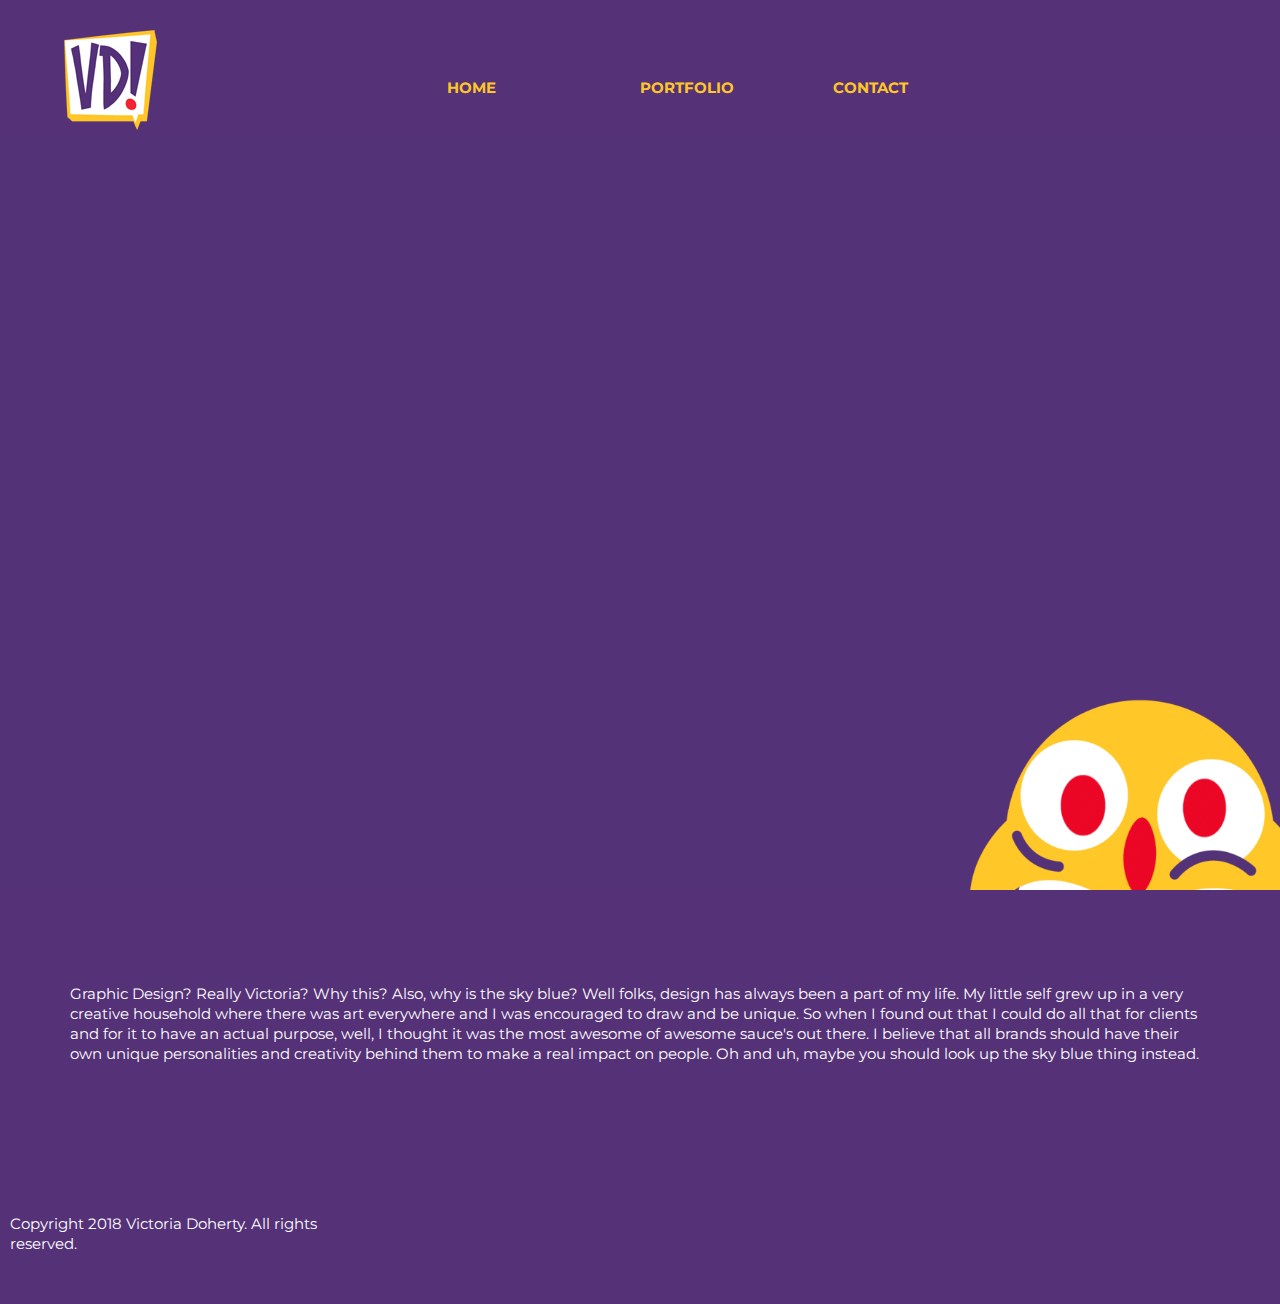
<file: index.html>
<!DOCTYPE HTML>
<html lang="en-ca">
<head>
    <meta charset="utf-8">
    <title>Victoria Doherty</title>
    <meta name="viewport" content="width=device-width,initial-scale=">
    <link rel="stylesheet" href="css/reset.css">
    <link rel="stylesheet" href="css/grid.css">
    <link rel="stylesheet" href="css/index.css">
    <link href="https://fonts.googleapis.com/css?family=Montserrat:700" rel="stylesheet">
</head>

<body>
  <header>
    <div class="wrapper grid grid-middle">
      <div class="unit xs-1 s-1 m-1-3 l-1-3">
        <img itemprop="logo" class="img-flex" src="images/Logo2.png" alt="">
      </div>
        <nav class="unit xs-1 s-2-2 m-2-3 l-2-3">
            <ul class="grid">
              <li itemprop="url" class="unit xs-1 s-1-4 m-1-3 l-1-4"><a href="index.html">Home</a></li>
              <li itemprop="url" class="unit xs-1 s-1-4 m-1-3 l-1-4"><a href="portfolio.html">Portfolio</a></li>
              <li itemprop="url" class="unit xs-1 s-1-4 m-1-3 l-1-4"><a href="contact.html">Contact</a></li>
            </ul>
        </nav>
      </div>
    </div>
  </header>

  <div class="banner">
    <div class="embed embed-4by3 text-center">
      <img itemprop="gif" class="img-flex" src="images/Logo.gif"alt="" style="width:100%">
    </div>
  </div>

  <div id="primary-content">
      <div class="content">
        <article class="text-center">
            <p>Graphic Design? Really Victoria? Why this? Also, why is the sky blue?

            Well folks, design has always been a part of my life. My little self grew up in a very creative household where there was art everywhere and I was encouraged to draw and be unique.

            So when I found out that I could do all that for clients and for it to have an actual purpose, well, I thought it was the most awesome of awesome sauce's out there.

            I believe that all brands should have their own unique personalities and creativity behind them to make a real impact on people.

            Oh and uh, maybe you should look up the sky blue thing instead.</p>
        </article>
      </div>
  </div>

  <footer>
    <div id="footer-info">
      <p><span itemprop="copyright">Copyright 2018 Victoria Doherty. All rights reserved.</span></p>
    </div>
    <div class="clear"></div>
  </footer>

</body>
</html>
</file>
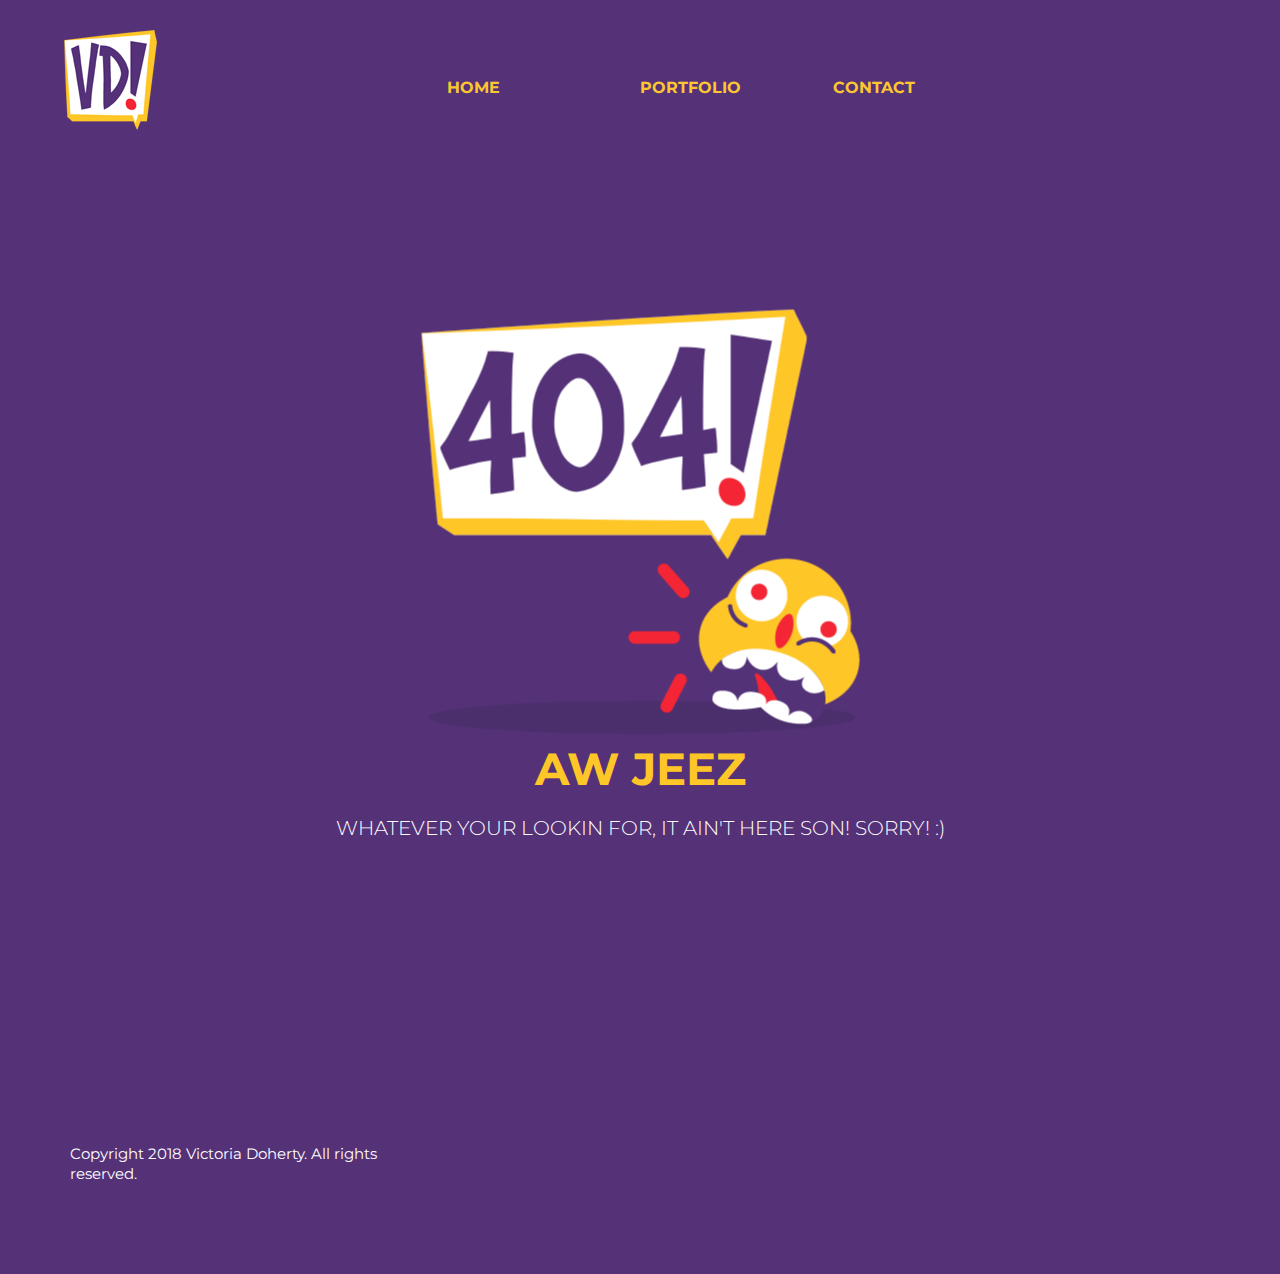
<file: 404-page.html>
<!DOCTYPE html>
<html lang="en-ca">
<head>
  <meta charset="utf-8">
  <title>404 Page</title>
  <meta name="viewport" content="width=device-width,initial-scale=">
  <link rel="stylesheet" href="css/reset.css">
  <link rel="stylesheet" href="css/grid.css">
  <link rel="stylesheet" href="css/index.css">
  <link rel="stylesheet" href="css/404-page.css">
  <link href="https://fonts.googleapis.com/css?family=Montserrat:700" rel="stylesheet">
</head>

<body>
<header>
  <div class="wrapper grid grid-middle">
    <div class="unit xs-1 s-1 m-1-3 l-1-3">
      <img src="images/Logo2.png" alt="">
    </div>
      <nav class="unit xs-1 s-2-2 m-2-3 l-2-3">
          <ul class="grid">
            <li class="unit xs-1 s-2-4 m-1-3 l-1-4"><a href="index.html">Home</a></li>
            <li class="unit xs-1 s-2-4 m-1-3 l-1-4"><a href="portfolio.html">Portfolio</a></li>
            <li class="unit xs-1 s-2-4 m-1-3 l-1-4"><a href="contact.html">Contact</a></li>
          </ul>
      </nav>
    </div>
  </div>
</header>

    <div class="bgimg">
      <div class="middle">
        <img src="images/404.png" alt="">
        <h1>AW JEEZ</h1>
        <h2>Whatever your lookin for, it ain't here son! Sorry! :)</h2>
      </div>
    </div>
  </body>

  <footer>
      <div class="wrapper">
          <div id="footer-info">
            <p><span itemprop="copyright">Copyright 2018 Victoria Doherty. All rights reserved.</span></p>
          </div>
          <div class="clear"></div>
      </div>
  </footer>
</html>
</file>
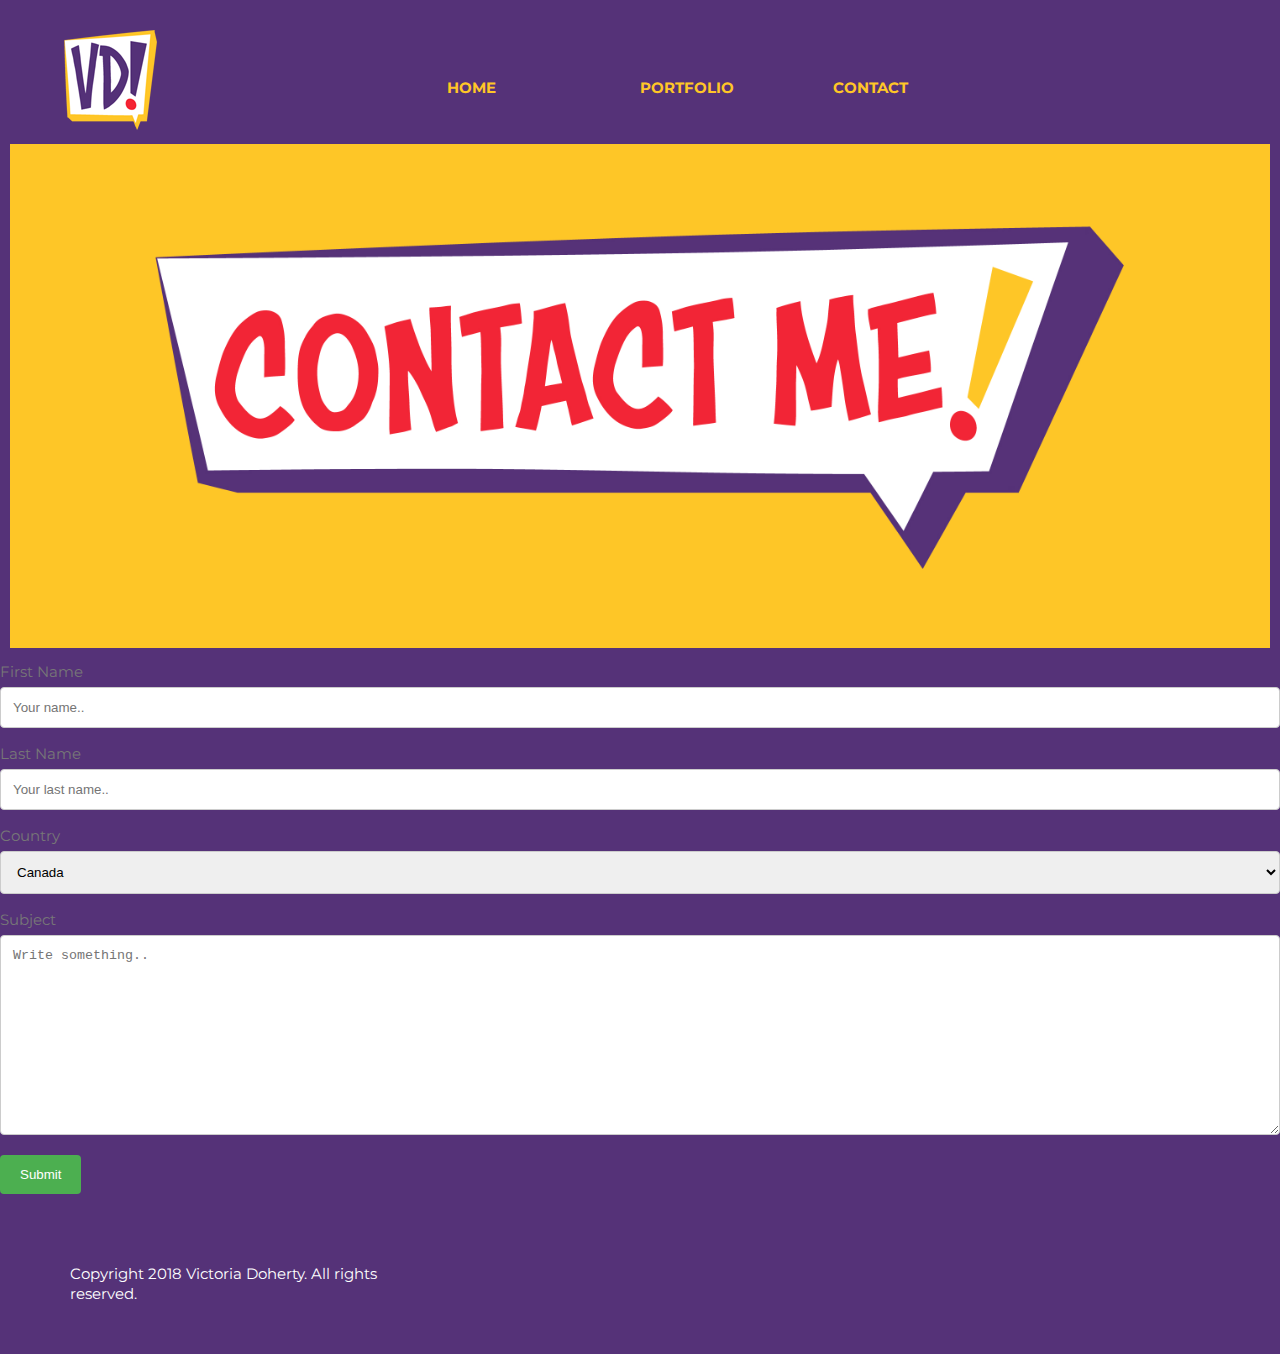
<file: contact.html>
<!DOCTYPE HTML>
<html lang="en-ca">
<head>
    <meta charset="utf-8">
    <title>Victoria Doherty</title>
    <meta name="viewport" content="width=device-width,initial-scale=">
    <link rel="stylesheet" href="css/reset.css">
    <link rel="stylesheet" href="css/grid.css">
    <link rel="stylesheet" href="css/index.css">
    <link href="https://fonts.googleapis.com/css?family=Montserrat:700" rel="stylesheet">
</head>

<body>
  <header>
    <div class="wrapper grid grid-middle">
      <div class="unit xs-1 s-1 m-1-3 l-1-3">
        <img itemprop="logo" src="images/Logo2.png" alt="">
      </div>
        <nav class="unit xs-1 s-2-2 m-2-3 l-2-3">
            <ul class="grid">
              <li itemprop="url" class="unit xs-1 s-2-4 m-1-3 l-1-4"><a href="index.html">Home</a></li>
              <li itemprop="url" class="unit xs-1 s-2-4 m-1-3 l-1-4"><a href="portfolio.html">Portfolio</a></li>
              <li itemprop="url" class="unit xs-1 s-2-4 m-1-3 l-1-4"><a href="contact.html">Contact</a></li>
            </ul>
        </nav>
      </div>
    </div>
  </header>

  <div class="content">
    <img itemprop="banner" src="images/contact-page-photo-1.jpg" alt="" style="width:100%">
  </div>

  <div class="container">
    <form action="/action_page.php">
      <label for="fname">First Name</label>
      <input type="text" id="fname" name="firstname" placeholder="Your name..">

      <label for="lname">Last Name</label>
      <input type="text" id="lname" name="lastname" placeholder="Your last name..">

      <label for="country">Country</label>
      <select id="country" name="country">
        <option value="canada">Canada</option>
        <option value="usa">USA</option>
      </select>

      <label for="subject">Subject</label>
      <textarea id="subject" name="subject" placeholder="Write something.." style="height:200px"></textarea>

      <input type="submit" value="Submit">
    </form>
  </div>

  <footer>
      <div class="wrapper">
          <div id="footer-info">
            <p><span itemprop="copyright">Copyright 2018 Victoria Doherty. All rights reserved.</span></p>
          </div>
          <div class="clear"></div>
      </div>
  </footer>

</body>
</html>
</file>
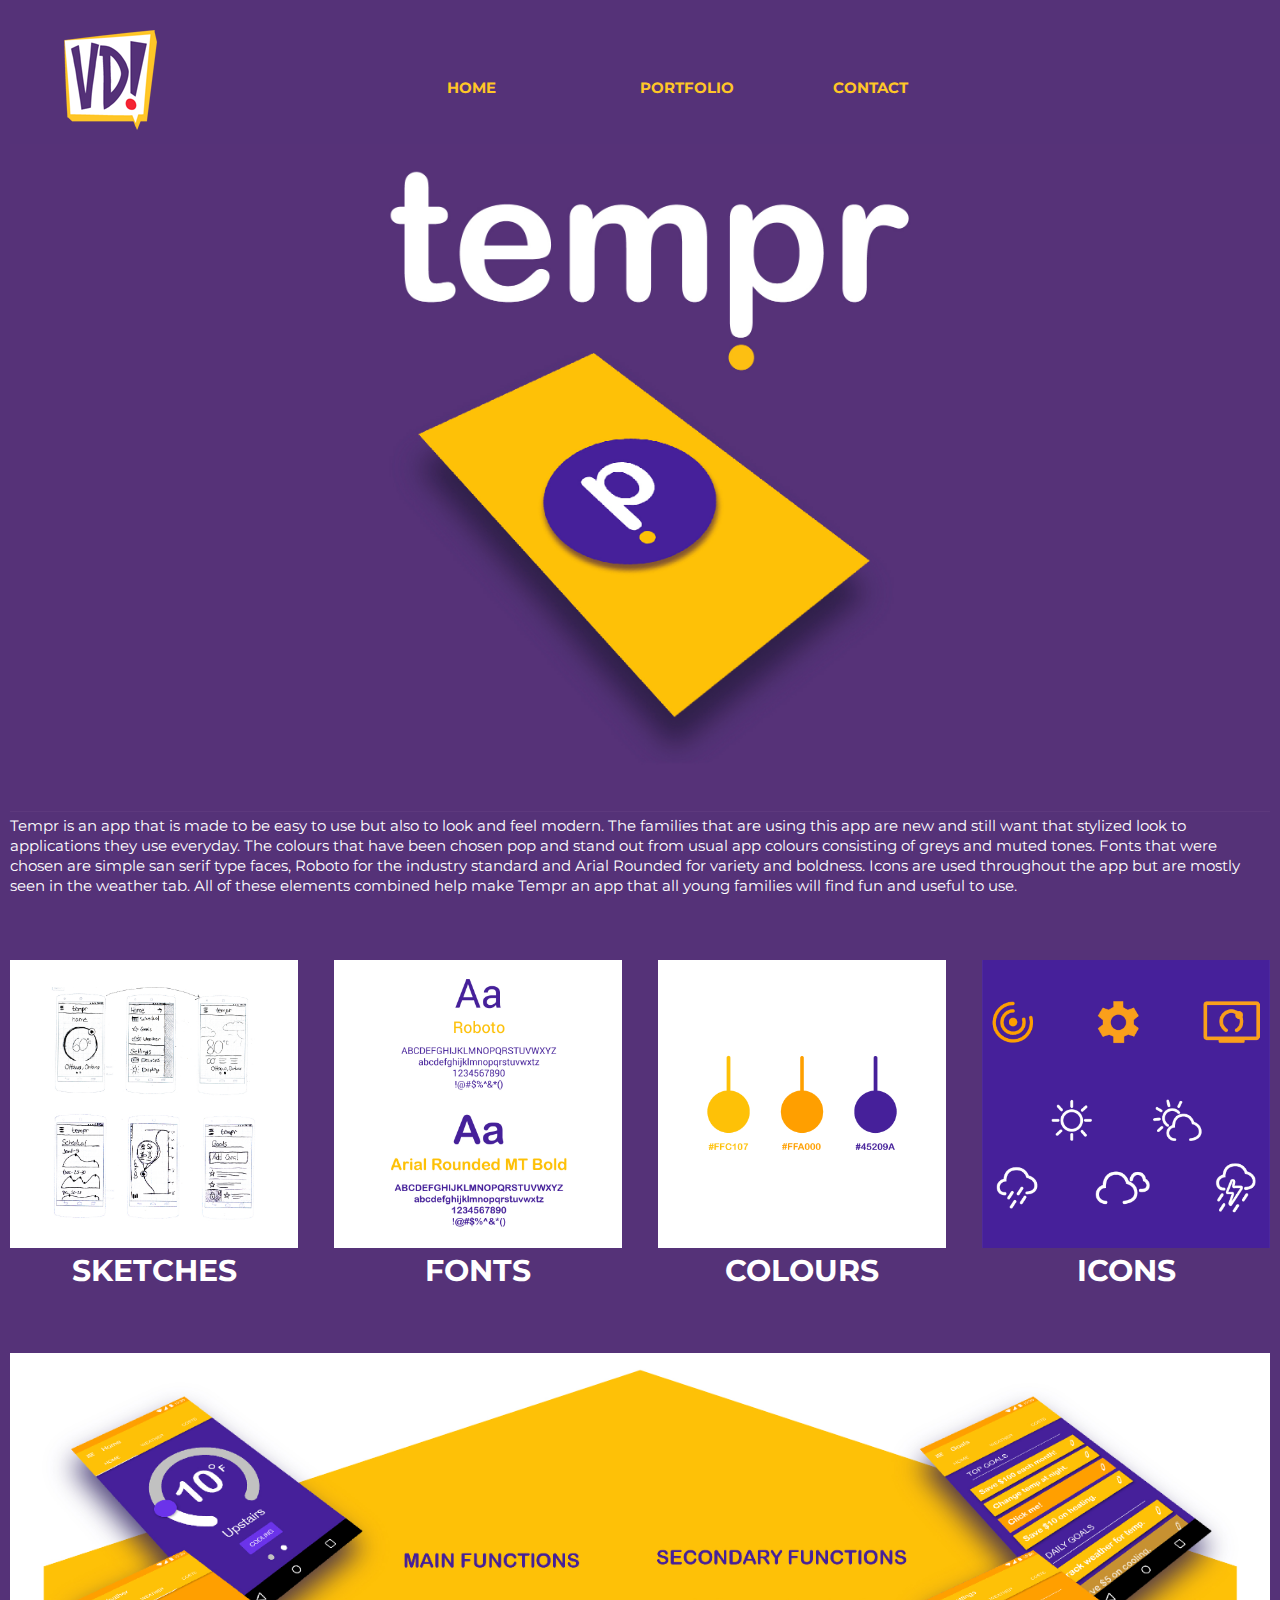
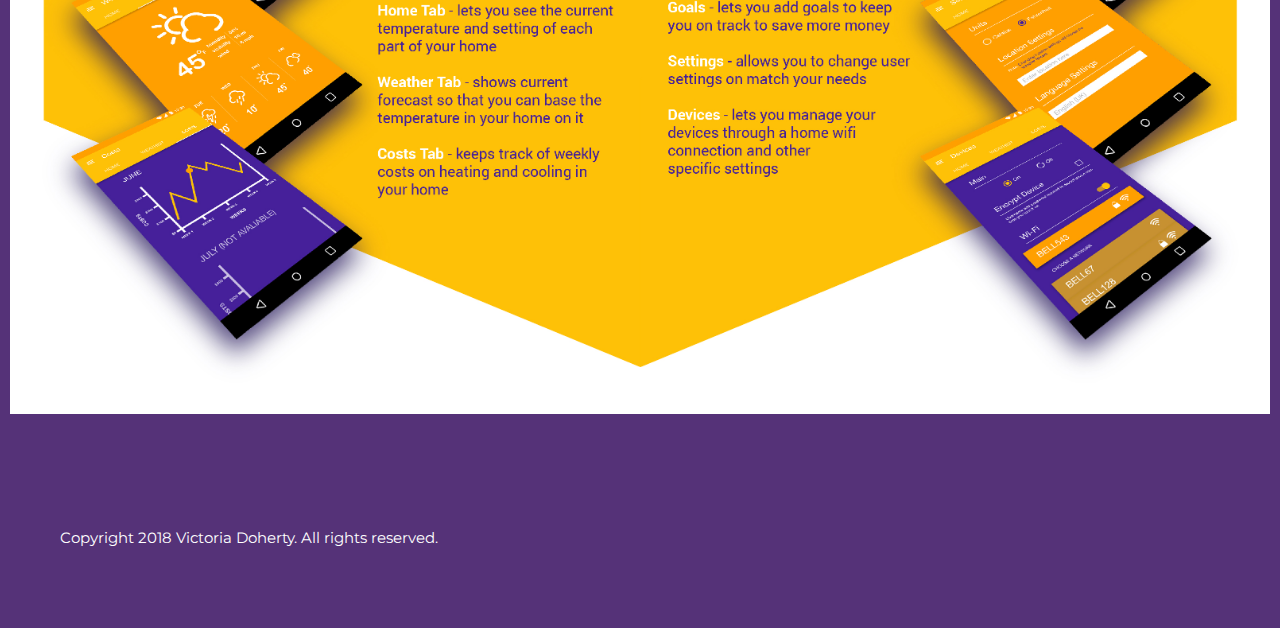
<file: piece-1-page.html>
<!DOCTYPE HTML>
<html lang="en-ca">
<head>
    <meta charset="utf-8">
    <title>Victoria Doherty</title>
    <meta name="viewport" content="width=device-width,initial-scale=">
    <link rel="stylesheet" href="css/reset.css">
    <link rel="stylesheet" href="css/grid.css">
    <link rel="stylesheet" href="css/piece-1-page.css">
    <link href="https://fonts.googleapis.com/css?family=Montserrat:700" rel="stylesheet">
</head>

<body>
  <header>
    <div class="wrapper grid grid-middle">
      <div class="unit xs-1 s-1 m-1-3 l-1-3">
        <img itemprop="logo" src="images/Logo2.png" alt="">
      </div>
        <nav class="unit xs-1 s-2-2 m-2-3 l-2-3">
            <ul class="grid">
              <li itemprop="url" class="unit xs-1 s-2-4 m-1-3 l-1-4"><a href="index.html">Home</a></li>
              <li itemprop="url" class="unit xs-1 s-2-4 m-1-3 l-1-4"><a href="portfolio.html">Portfolio</a></li>
              <li itemprop="url" class="unit xs-1 s-2-4 m-1-3 l-1-4"><a href="contact.html">Contact</a></li>
            </ul>
        </nav>
      </div>
    </div>
  </header>

  <div class="content">
    <img itemprop="banner" src="images/tempr-photo-1.jpg" alt="" style="width:100%">
    <p>Tempr is an app that is made to be easy to use but also to look and feel modern. The families that are using this app are new and still want that stylized look to applications they use everyday. The colours that have been chosen pop and stand out from usual app colours consisting of greys and muted tones. Fonts that were chosen are simple san serif type faces, Roboto for the industry standard and Arial Rounded for variety and boldness. Icons are used throughout the app but are mostly seen in the weather tab. All of these elements combined help make Tempr an app that all young families will find fun and useful to use.</p>
  </div>

  <div class="row">
    <div class="column">
      <div class="content">
        <img itemprop="sketches" src="images/tempr-sketches.jpg" alt="" style="width:100%">
        <h3>Sketches</h3>
      </div>
    </div>
    <div class="column">
      <div class="content">
      <img itemprop="fonts" src="images/tempr-fonts.jpg" alt="" style="width:100%">
        <h3>Fonts</h3>
      </div>
    </div>
    <div class="column">
      <div class="content">
      <img itemprop="colours" src="images/tempr-colours.jpg" alt="" style="width:100%">
        <h3>Colours</h3>
      </div>
    </div>
    <div class="column">
      <div class="content">
      <img itemprop="icons" src="images/tempr-icons.jpg" alt="" style="width:100%">
        <h3>Icons</h3>
      </div>
    </div>
  </div>

  <div class="content">
    <img itemprop="final" src="images/tempr-final.jpg" alt="" style="width:100%">
  </div>

  <footer>
      <div class="wrapper">
          <div id="footer-info">
              <p><span itemprop="copyright">Copyright 2018 Victoria Doherty. All rights reserved.</span></p>
          </div>
          <div class="clear"></div>
      </div>
  </footer>

</body>
</html>
</file>
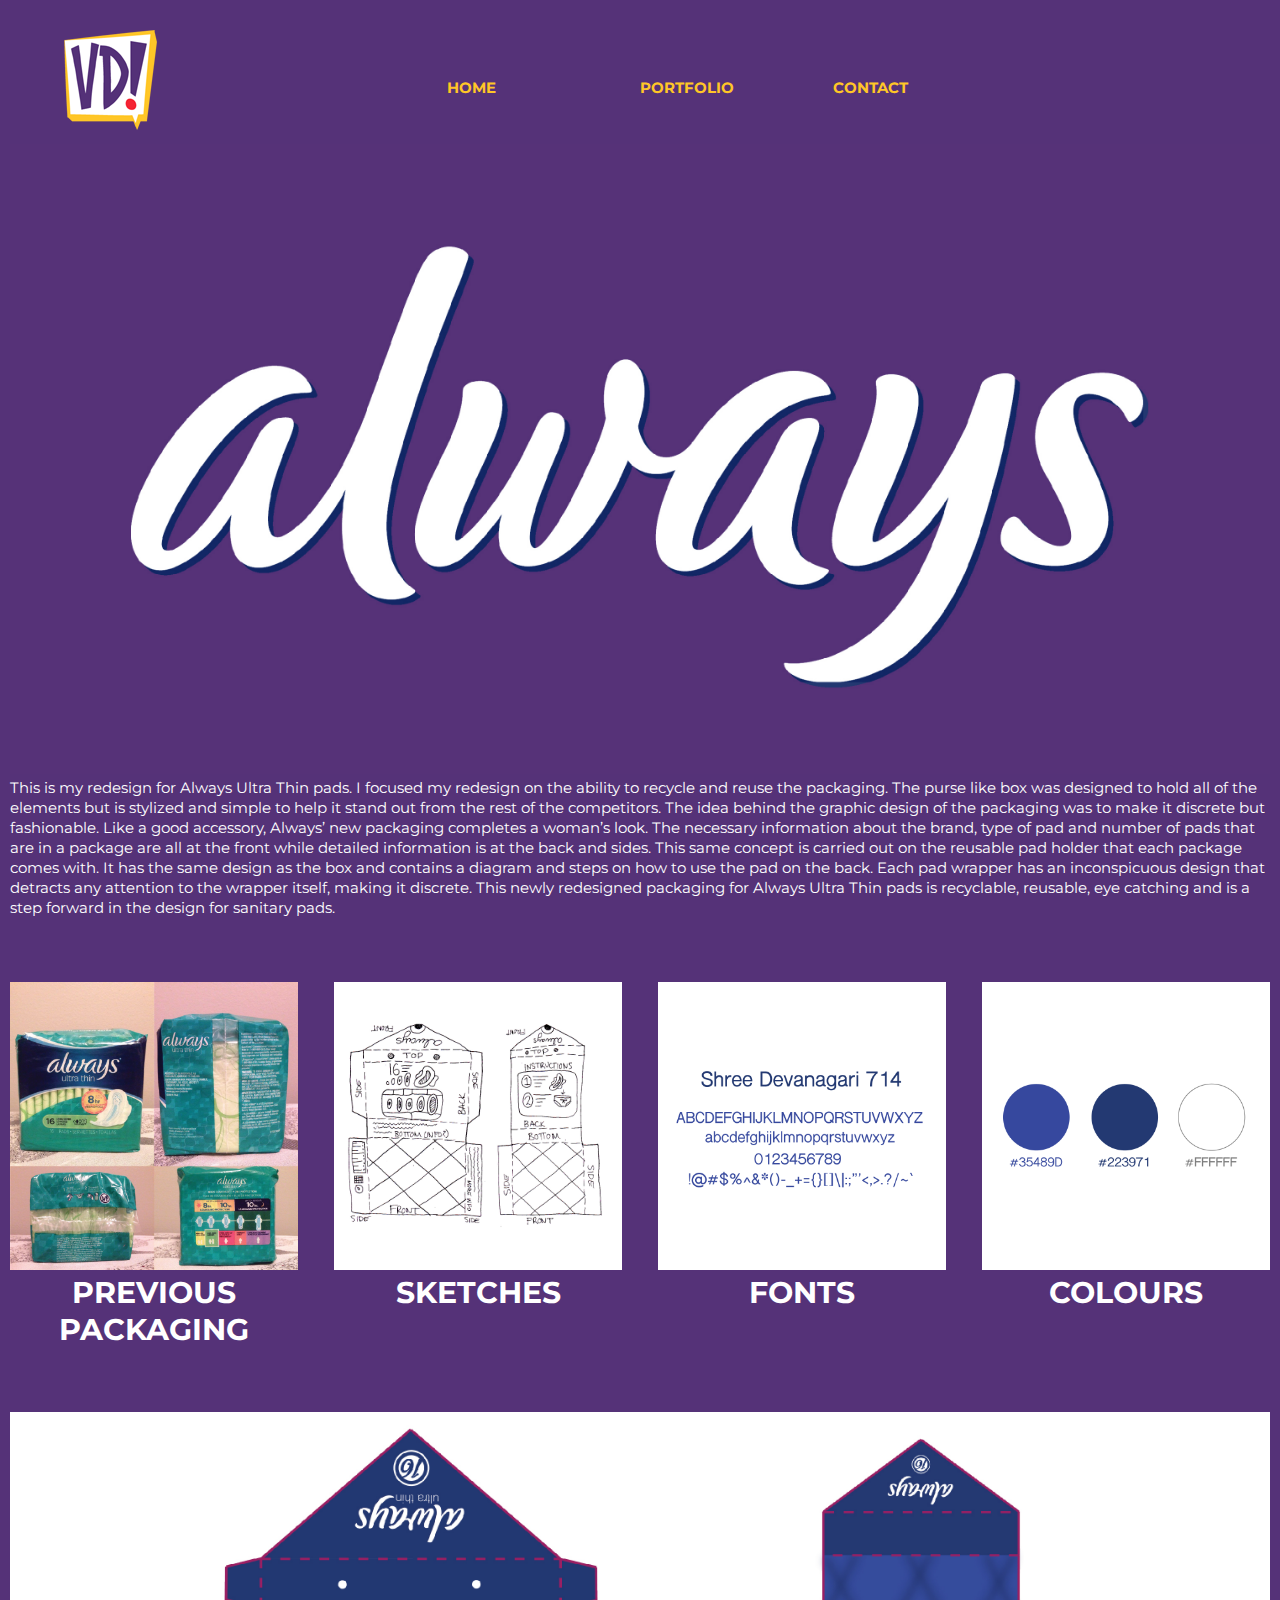
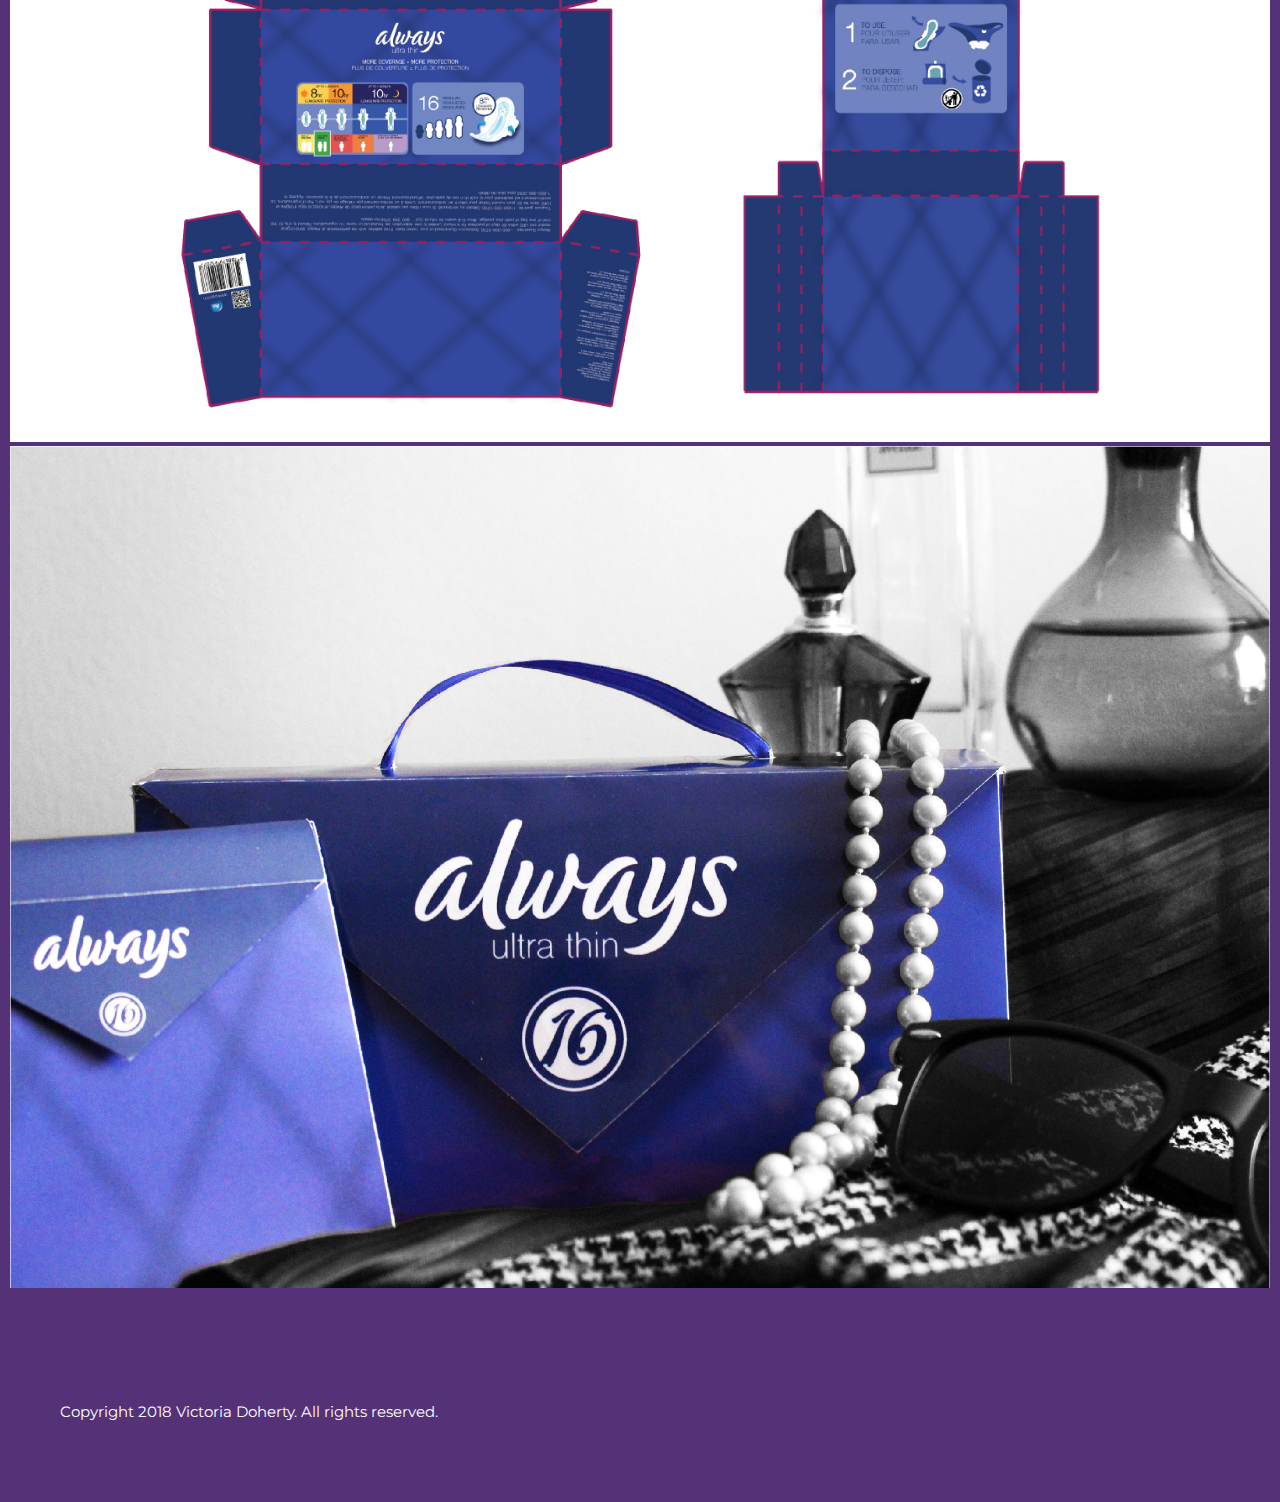
<file: piece-2-page.html>
<!DOCTYPE HTML>
<html lang="en-ca">
<head>
    <meta charset="utf-8">
    <title>Victoria Doherty</title>
    <meta name="viewport" content="width=device-width,initial-scale=">
    <link rel="stylesheet" href="css/reset.css">
    <link rel="stylesheet" href="css/grid.css">
    <link rel="stylesheet" href="css/piece-2-page.css">
    <link href="https://fonts.googleapis.com/css?family=Montserrat:700" rel="stylesheet">
</head>

<body>
  <header>
    <div class="wrapper grid grid-middle">
      <div class="unit xs-1 s-1 m-1-3 l-1-3">
        <img itemprop="logo" src="images/Logo2.png" alt="">
      </div>
        <nav class="unit xs-1 s-2-2 m-2-3 l-2-3">
            <ul class="grid">
              <li itemprop="url" class="unit xs-1 s-2-4 m-1-3 l-1-4"><a href="index.html">Home</a></li>
              <li itemprop="url" class="unit xs-1 s-2-4 m-1-3 l-1-4"><a href="portfolio.html">Portfolio</a></li>
              <li itemprop="url" class="unit xs-1 s-2-4 m-1-3 l-1-4"><a href="contact.html">Contact</a></li>
            </ul>
        </nav>
      </div>
    </div>
  </header>

  <div class="content">
    <img itemprop="banner" src="images/always-photo-1.jpg" alt="" style="width:100%">
    <p>This is my redesign for Always Ultra Thin pads. I focused my redesign on the ability to recycle and reuse the packaging. The purse like box was designed to hold all of the elements but is stylized and simple to help it stand out from the rest of the competitors. The idea behind the graphic design of the packaging was to make it discrete but fashionable. Like a good accessory, Always’ new packaging completes a woman’s look. The necessary information about the brand, type of pad and number of pads that are in a package are all at the front while detailed information is at the back and sides. This same concept is carried out on the reusable pad holder that each package comes with. It has the same design as the box and contains a diagram and steps on how to use the pad on the back. Each pad wrapper has an inconspicuous design that detracts any attention to the wrapper itself, making it discrete. This newly redesigned packaging for Always Ultra Thin pads is recyclable, reusable, eye catching and is a step forward in the design for sanitary pads.</p>
  </div>

  <div class="row">
    <div class="column">
      <div class="content">
        <img itemprop="prev-packaging" src="images/always-prev-package.jpg" alt="" style="width:100%">
        <h3>Previous Packaging</h3>
      </div>
    </div>
    <div class="column">
      <div class="content">
        <img itemprop="sketches" src="images/always-sketches.jpg" alt="" style="width:100%">
        <h3>Sketches</h3>
      </div>
    </div>
    <div class="column">
      <div class="content">
      <img itemprop="fonts" src="images/always-fonts.jpg" alt="" style="width:100%">
        <h3>Fonts</h3>
      </div>
    </div>
    <div class="column">
      <div class="content">
      <img itemprop="colours" src="images/always-colours.jpg" alt="" style="width:100%">
        <h3>Colours</h3>
      </div>
    </div>
  </div>

  <div class="content">
    <img itemprop="final" src="images/always-final.jpg" alt="" style="width:100%">
    <img itemprop="product-photo" src="images/always-final-photo.jpg" alt="" style="width:100%">
  </div>

  <footer>
      <div class="wrapper">
          <div id="footer-info">
              <p><span itemprop="copyright">Copyright 2018 Victoria Doherty. All rights reserved.</span></p>
          </div>
          <div class="clear"></div>
      </div>
  </footer>

</body>
</html>
</file>
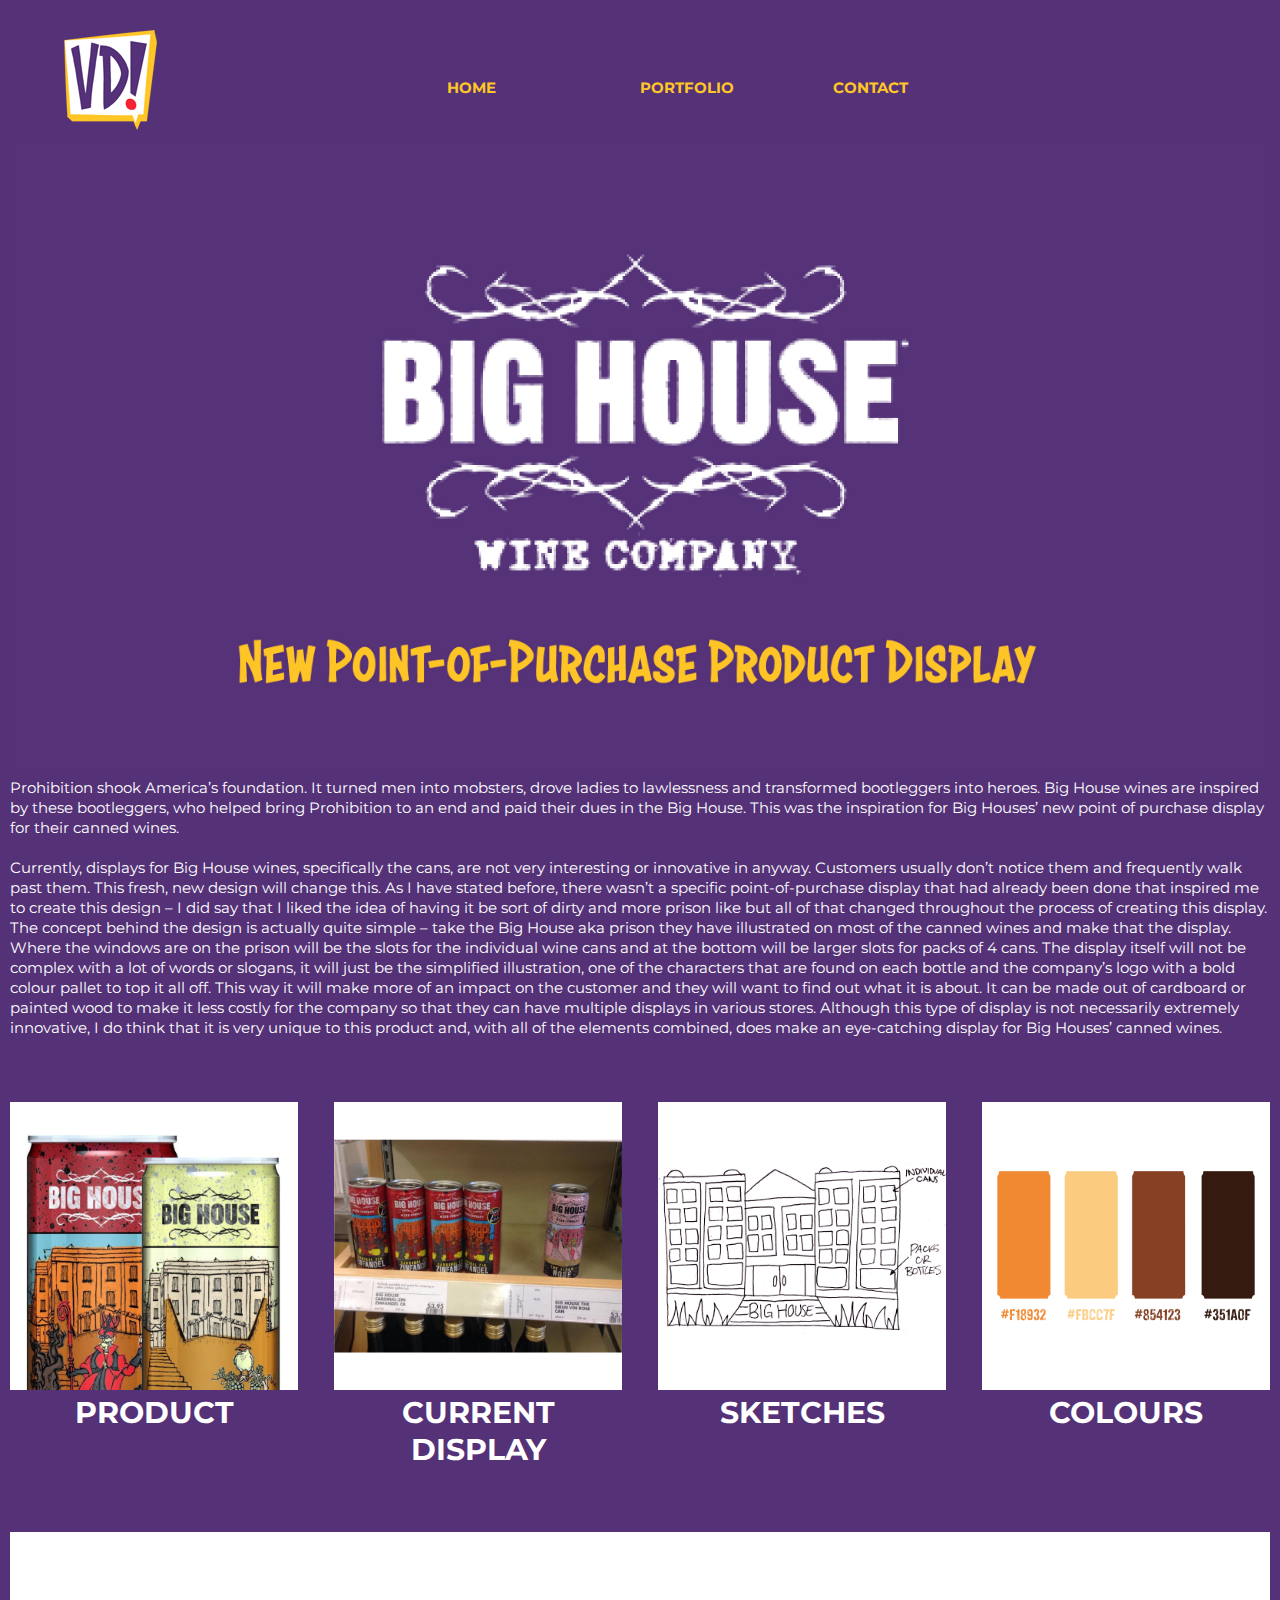
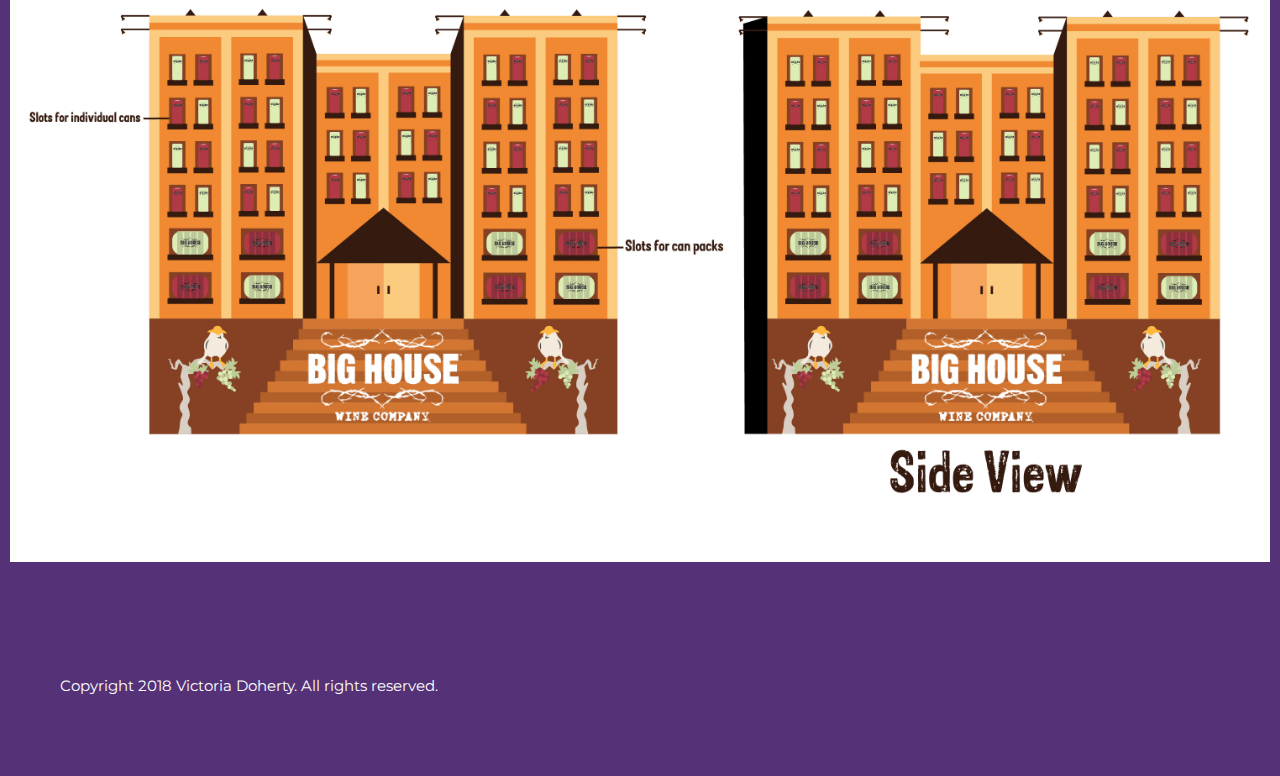
<file: piece-3-page.html>
<!DOCTYPE HTML>
<html lang="en-ca">
<head>
    <meta charset="utf-8">
    <title>Victoria Doherty</title>
    <meta name="viewport" content="width=device-width,initial-scale=">
    <link rel="stylesheet" href="css/reset.css">
    <link rel="stylesheet" href="css/grid.css">
    <link rel="stylesheet" href="css/piece-3-page.css">
    <link href="https://fonts.googleapis.com/css?family=Montserrat:700" rel="stylesheet">
</head>

<body>
  <header>
    <div class="wrapper grid grid-middle">
      <div class="unit xs-1 s-1 m-1-3 l-1-3">
        <img itemprop="logo" src="images/Logo2.png" alt="">
      </div>
        <nav class="unit xs-1 s-2-2 m-2-3 l-2-3">
            <ul class="grid">
              <li itemprop="url" class="unit xs-1 s-2-4 m-1-3 l-1-4"><a href="index.html">Home</a></li>
              <li itemprop="url" class="unit xs-1 s-2-4 m-1-3 l-1-4"><a href="portfolio.html">Portfolio</a></li>
              <li itemprop="url" class="unit xs-1 s-2-4 m-1-3 l-1-4"><a href="contact.html">Contact</a></li>
            </ul>
        </nav>
      </div>
    </div>
  </header>

  <div class="content">
    <img itemprop="banner" src="images/bighouse-photo-1.jpg" alt="" style="width:100%">
    <p>Prohibition shook America’s foundation. It turned men into mobsters, drove ladies to lawlessness and transformed bootleggers into heroes. Big House wines are inspired by these bootleggers, who helped bring Prohibition to an end and paid their dues in the Big House. This was the inspiration for Big Houses’ new point of purchase display for their canned wines.
    </p>

    <p>Currently, displays for Big House wines, specifically the cans, are not very interesting or innovative in anyway. Customers usually don’t notice them and frequently walk past them. This fresh, new design will change this. As I have stated before, there wasn’t a specific point-of-purchase display that had already been done that inspired me to create this design – I did say that I liked the idea of having it be sort of dirty and more prison like but all of that changed throughout the process of creating this display. The concept behind the design is actually quite simple – take the Big House aka prison they have illustrated on most of the canned wines and make that the display. Where the windows are on the prison will be the slots for the individual wine cans and at the bottom will be larger slots for packs of 4 cans. The display itself will not be complex with a lot of words or slogans, it will just be the simplified illustration, one of the characters that are found on each bottle and the company’s logo with a bold colour pallet to top it all off. This way it will make more of an impact on the customer and they will want to find out what it is about. It can be made out of cardboard or painted wood to make it less costly for the company so that they can have multiple displays in various stores. Although this type of display is not necessarily extremely innovative, I do think that it is very unique to this product and, with all of the elements combined, does make an eye-catching display for Big Houses’ canned wines.
    </p>
  </div>

  <div class="row">
    <div class="column">
      <div class="content">
        <img itemprop="product" src="images/bighouse-packaging.jpg" alt="" style="width:100%">
        <h3>Product</h3>
      </div>
    </div>
    <div class="column">
      <div class="content">
      <img itemprop="current-display" src="images/bighouse-current-display.jpg" alt="" style="width:100%">
        <h3>Current Display</h3>
      </div>
    </div>
    <div class="column">
      <div class="content">
      <img itemprop="sketches" src="images/bighouse-sketches.jpg" alt="" style="width:100%">
        <h3>Sketches</h3>
      </div>
    </div>
    <div class="column">
      <div class="content">
      <img itemprop="colours" src="images/bighouse-colours.jpg" alt="" style="width:100%">
        <h3>Colours</h3>
      </div>
    </div>
  </div>

  <div class="content">
    <img itemprop="final" src="images/bighouse-final-photo.jpg" alt="" style="width:100%">
  </div>

  <footer>
      <div class="wrapper">
          <div id="footer-info">
            <p><span itemprop="copyright">Copyright 2018 Victoria Doherty. All rights reserved.</span></p>
          </div>
          <div class="clear"></div>
      </div>
  </footer>

</body>
</html>
</file>
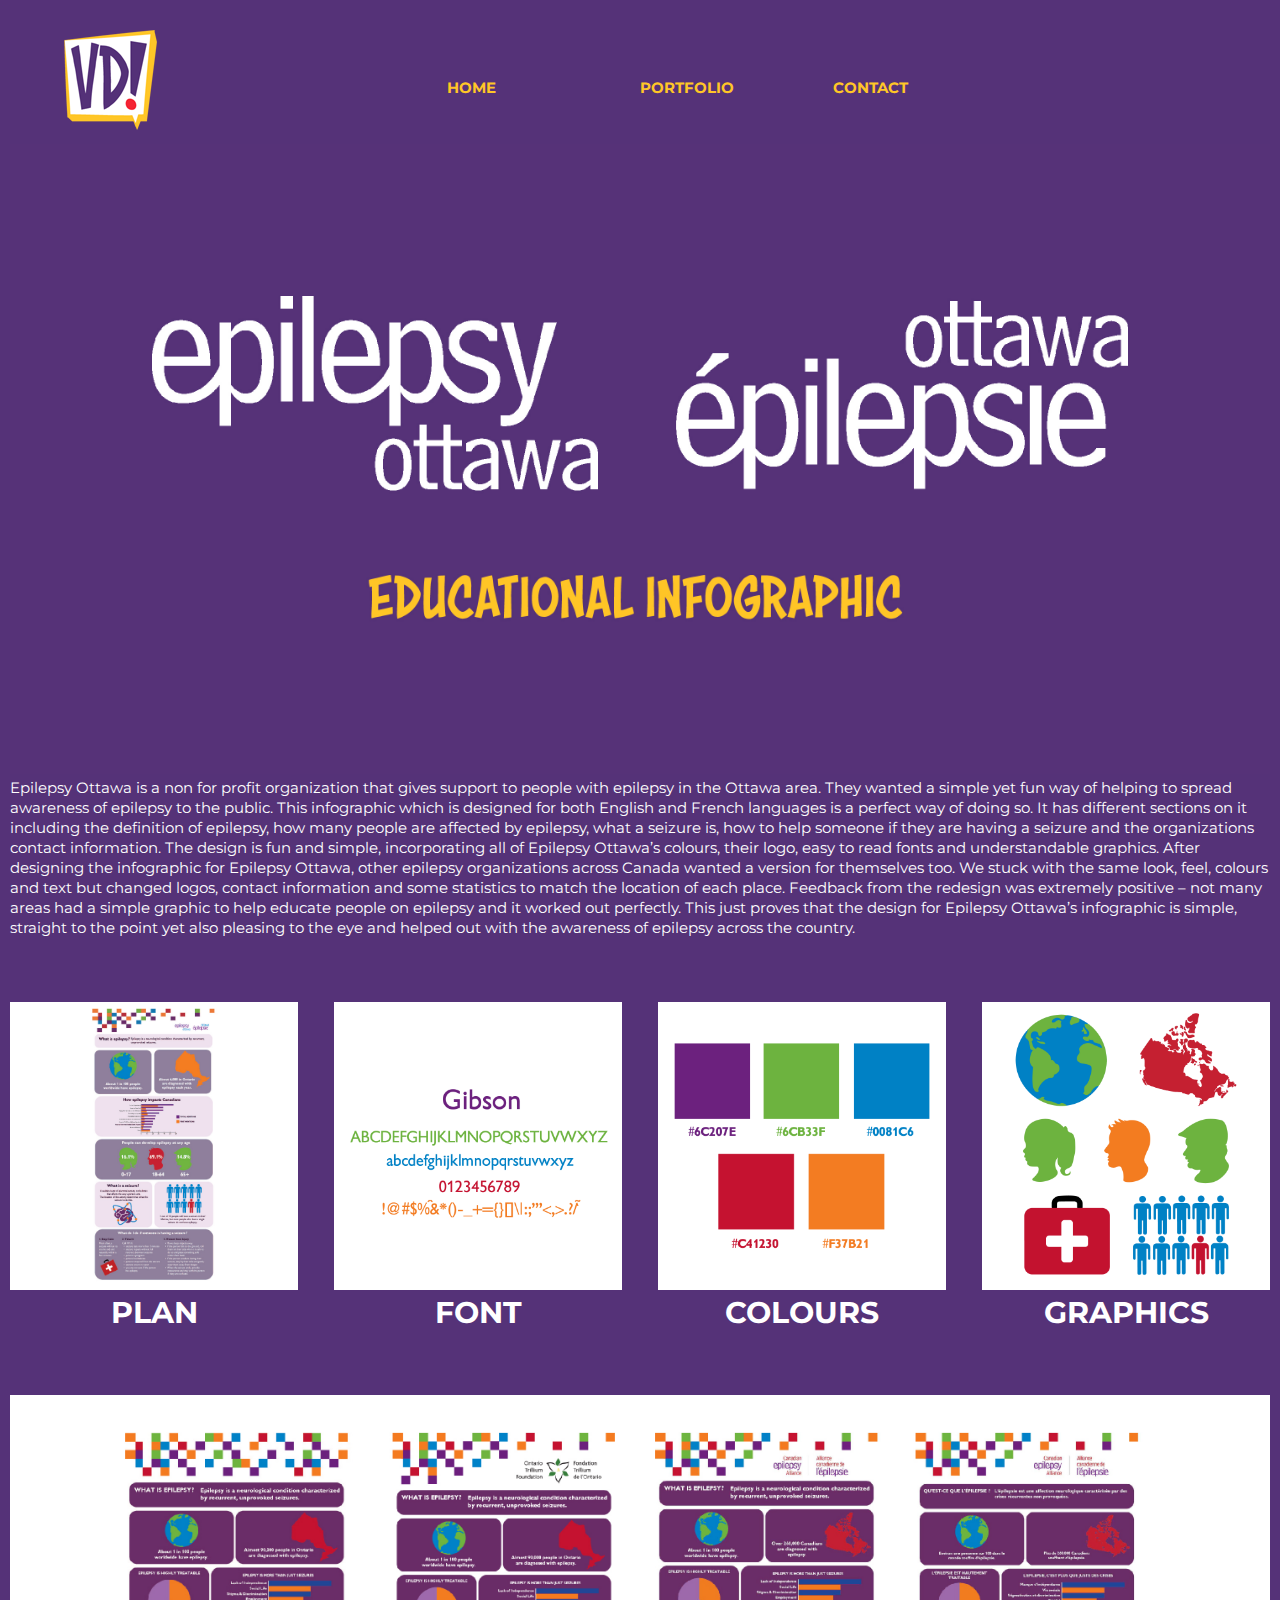
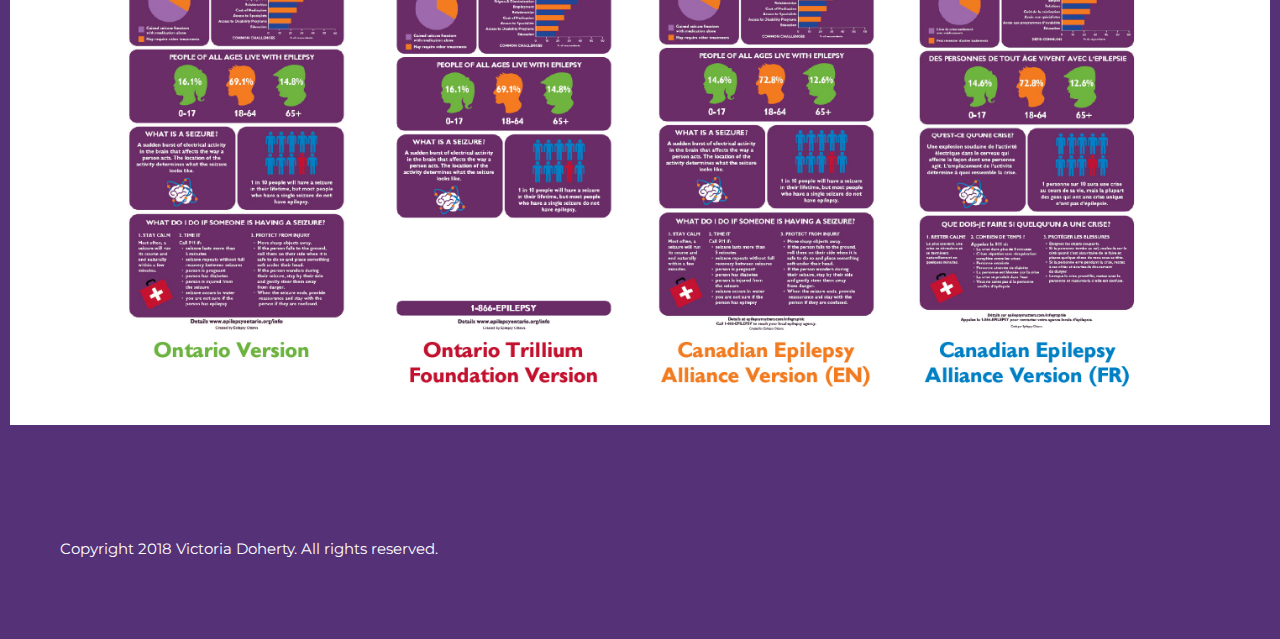
<file: piece-4-page.html>
<!DOCTYPE HTML>
<html lang="en-ca">
<head>
    <meta charset="utf-8">
    <title>Victoria Doherty</title>
    <meta name="viewport" content="width=device-width,initial-scale=">
    <link rel="stylesheet" href="css/reset.css">
    <link rel="stylesheet" href="css/grid.css">
    <link rel="stylesheet" href="css/piece-4-page.css">
    <link href="https://fonts.googleapis.com/css?family=Montserrat:700" rel="stylesheet">
</head>

<body>
  <header>
    <div class="wrapper grid grid-middle">
      <div class="unit xs-1 s-1 m-1-3 l-1-3">
        <img itemprop="logo" src="images/Logo2.png" alt="">
      </div>
        <nav class="unit xs-1 s-2-2 m-2-3 l-2-3">
            <ul class="grid">
              <li itemprop="url" class="unit xs-1 s-2-4 m-1-3 l-1-4"><a href="index.html">Home</a></li>
              <li itemprop="url" class="unit xs-1 s-2-4 m-1-3 l-1-4"><a href="portfolio.html">Portfolio</a></li>
              <li itemprop="url" class="unit xs-1 s-2-4 m-1-3 l-1-4"><a href="contact.html">Contact</a></li>
            </ul>
        </nav>
      </div>
    </div>
  </header>

  <div class="content">
    <img itemprop="banner" src="images/infographic-photo-1.jpg" alt="" style="width:100%">
    <p>Epilepsy Ottawa is a non for profit organization that gives support to people with epilepsy in the Ottawa area. They wanted a simple yet fun way of helping to spread awareness of epilepsy to the public. This infographic which is designed for both English and French languages is a perfect way of doing so. It has different sections on it including the definition of epilepsy, how many people are affected by epilepsy, what a seizure is, how to help someone if they are having a seizure and the organizations contact information. The design is fun and simple, incorporating all of Epilepsy Ottawa’s colours, their logo, easy to read fonts and understandable graphics. After designing the infographic for Epilepsy Ottawa, other epilepsy organizations across Canada wanted a version for themselves too. We stuck with the same look, feel, colours and text but changed logos, contact information and some statistics to match the location of each place. Feedback from the redesign was extremely positive – not many areas had a simple graphic to help educate people on epilepsy and it worked out perfectly. This just proves that the design for Epilepsy Ottawa’s infographic is simple, straight to the point yet also pleasing to the eye and helped out with the awareness of epilepsy across the country.
    </p>
  </div>

  <div class="row">
    <div class="column">
      <div class="content">
        <img itemprop="plan" src="images/infographic-plan.jpg" alt="" style="width:100%">
        <h3>Plan</h3>
      </div>
    </div>
    <div class="column">
      <div class="content">
      <img itemprop="font" src="images/infographic-font.jpg" alt="" style="width:100%">
        <h3>Font</h3>
      </div>
    </div>
    <div class="column">
      <div class="content">
      <img itemprop="colours" src="images/infographic-colours.jpg" alt="" style="width:100%">
        <h3>Colours</h3>
      </div>
    </div>
    <div class="column">
      <div class="content">
        <img itemprop="graphics" src="images/infographic-icons.jpg" alt="" style="width:100%">
        <h3>Graphics</h3>
      </div>
    </div>
  </div>

  <div class="content">
    <img itemprop="final" src="images/infographic-final-photo.jpg" alt="" style="width:100%">
  </div>

  <footer>
      <div class="wrapper">
          <div id="footer-info">
            <p><span itemprop="copyright">Copyright 2018 Victoria Doherty. All rights reserved.</span></p>
          </div>
          <div class="clear"></div>
      </div>
  </footer>

</body>
</html>
</file>
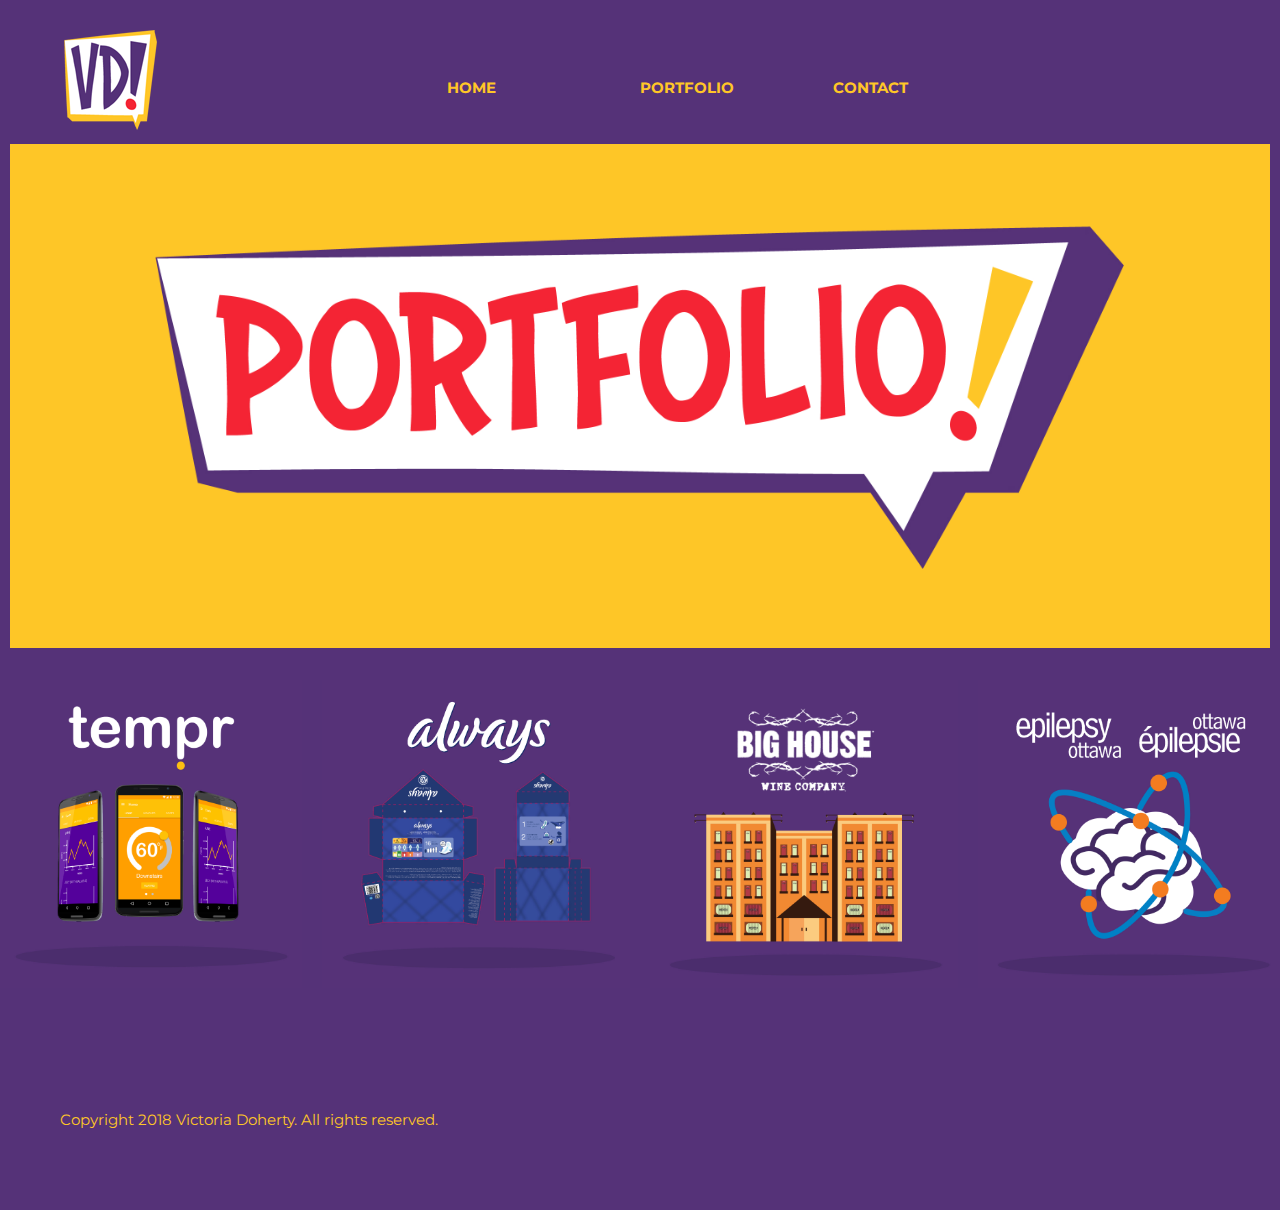
<file: portfolio.html>
<!DOCTYPE HTML>
<html lang="en-ca">
<head>
    <meta charset="utf-8">
    <title>Victoria Doherty</title>
    <meta name="viewport" content="width=device-width,initial-scale=">
    <link rel="stylesheet" href="css/reset.css">
    <link rel="stylesheet" href="css/grid.css">
    <link rel="stylesheet" href="css/portfolio.css">
    <link href="https://fonts.googleapis.com/css?family=Montserrat:700" rel="stylesheet">
</head>

<body>
  <header>
    <div class="wrapper grid grid-middle">
      <div class="unit xs-1 s-1 m-1-3 l-1-3">
        <img itemprop="logo" src="images/Logo2.png" alt="">
      </div>
        <nav class="unit xs-1 s-2-2 m-2-3 l-2-3">
            <ul class="grid">
              <li itemprop="url" class="unit xs-1 s-2-4 m-1-3 l-1-4"><a href="index.html">Home</a></li>
              <li itemprop="url" class="unit xs-1 s-2-4 m-1-3 l-1-4"><a href="portfolio.html">Portfolio</a></li>
              <li itemprop="url" class="unit xs-1 s-2-4 m-1-3 l-1-4"><a href="contact.html">Contact</a></li>
            </ul>
        </nav>
      </div>
    </div>
  </header>

  <div class="content">
    <img itemprop="image" src="images/portfolio-page-photo.jpg" alt="" style="width:100%">
  </div>

  <div class="row">
    <div class="column">
      <div class="content embed embed-1by1">
        <a itemprop="url" href="piece-1-page.html"><img class="embed-item" src="images/tempr-thumbnail.jpg" alt="" style="width:100%"/></a>
      </div>
    </div>
    <div class="column">
      <div class="content embed embed-1by1">
        <a itemprop="url" href="piece-2-page.html"><img class="embed-item" src="images/always-thumbnail.jpg" alt="" style="width:100%"/></a>
      </div>
    </div>
    <div class="column">
      <div class="content embed embed-1by1">
        <a itemprop="url" href="piece-3-page.html"><img class="embed-item" src="images/house-thumbnail.jpg" alt="" style="width:100%"/></a>
      </div>
    </div>
    <div class="column">
      <div class="content embed embed-1by1">
        <a itemprop="url" href="piece-4-page.html"><img class="embed-item" src="images/epilepsy-thumbnail.jpg" alt="" style="width:100%"/></a>
      </div>
    </div>
  </div>

  <footer>
      <div class="wrapper">
          <div id="footer-info">
            <p><span itemprop="copyright">Copyright 2018 Victoria Doherty. All rights reserved.</span></p>
          </div>
        <div class="clear"></div>
      </div>
  </footer>

</body>
</html>
</file>
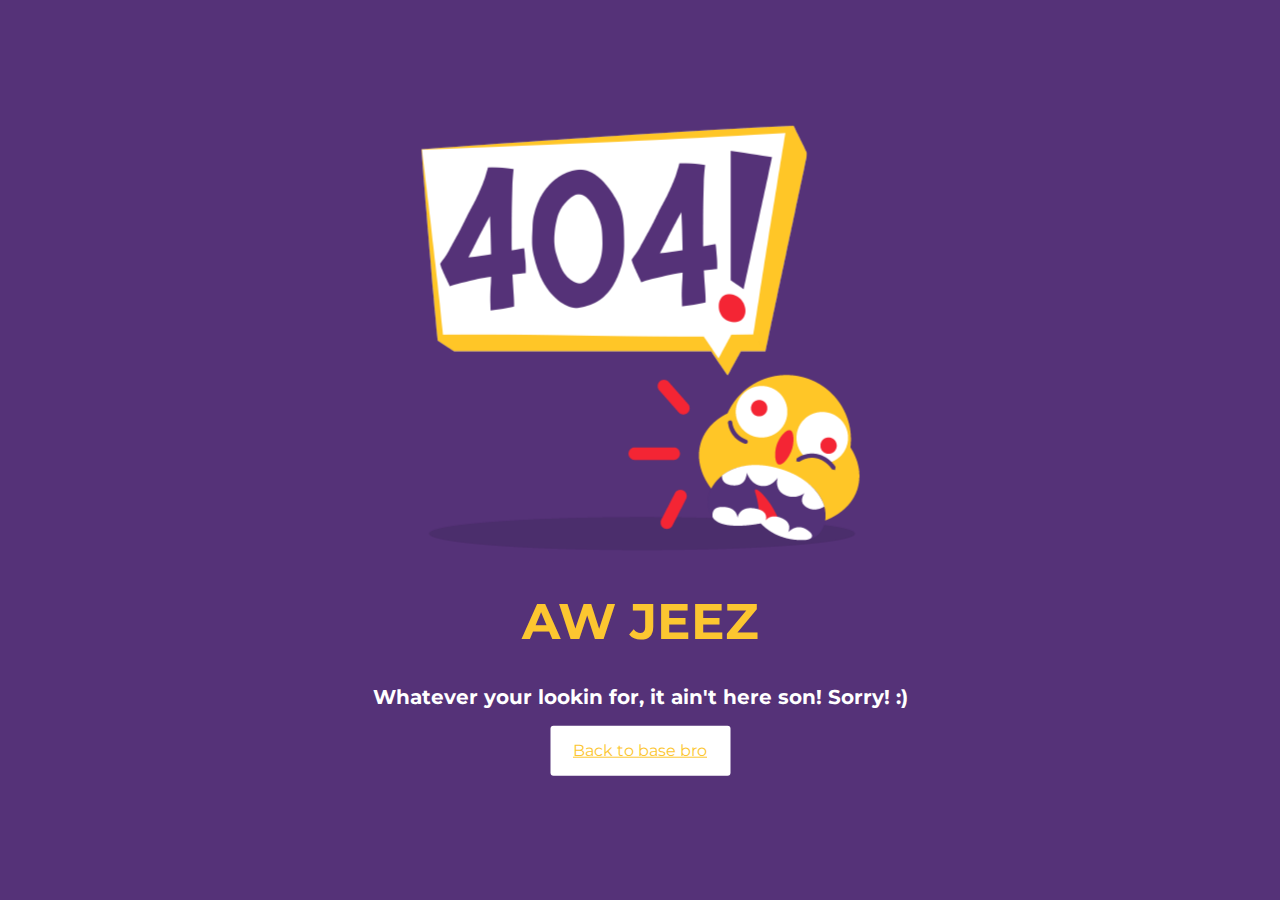
<file: 404 Error Page/404-page.html>
<!DOCTYPE html>
<html lang="en-ca">
<head>
  <meta charset="utf-8">
  <title>404 Page</title>
  <meta name="viewport" content="width=device-width,initial-scale=">
  <link href="css/404-page.css" rel="stylesheet">
  <link href="https://fonts.googleapis.com/css?family=Montserrat:700" rel="stylesheet">
</head>
  <body>
    <div class="bgimg">
      <div class="middle">
        <img src="images/404.png" alt="">
        <h1>AW JEEZ</h1>
        <h2>Whatever your lookin for, it ain't here son! Sorry! :)</h2>
        <a href="../{{site.baseurl}}/Home-Page/home-page/home.html" class="button-1">Back to base bro</a>
      </div>
    </div>
  </body>
</html>
</file>
<file: css/grid.css>
/*
  Gridifier || Code released under the UNLICENSE
  https://gridifier.web-dev.tools/#xs,4,0,0,0;s,4,25,0,0;m,4,38,1,1;l,4,60,1,1
*/

.grid {
  margin: 0;
  padding: 0;
  letter-spacing: -.31em;
  text-rendering: optimizeSpeed;
  display: -webkit-flex;
  display: -ms-flexbox;
  display: flex;
  -webkit-flex-flow: row wrap;
  -ms-flex-flow: row wrap;
  flex-flow: row wrap;
}

.grid-bottom {
  -webkit-align-items: flex-end;
  -ms-align-items: flex-end;
  align-items: flex-end;
}

.grid-middle {
  -webkit-align-items: center;
  -ms-align-items: center;
  align-items: center;
}

.grid-stretch {
  -webkit-align-items: stretch;
  -ms-align-items: stretch;
  align-items: stretch;
}

.opera-only :-o-prefocus,
.grid {
  word-spacing: -.43em;
}

.unit {
  letter-spacing: normal;
  text-rendering: auto;
  vertical-align: top;
  word-spacing: normal;
  display: inline-block;
  visibility: visible;
}

.grid-bottom .unit {
  vertical-align: bottom;
}

.grid-middle .unit {
  vertical-align: middle;
}

[class*="unit-push-"],
[class*="unit-pull-"] {
  position: relative;
}

.unit-content-distribute {
  display: -ms-flexbox;
  display: -webkit-flex;
  display: flex;
  -ms-flex-direction: column;
  -webkit-flex-direction: column;
  flex-direction: column;
  -ms-flex-pack: justify;
  -webkit-justify-content: space-between;
  justify-content: space-between;
}

.unit-content-center,
.unit-content-center-vertical {
  display: -webkit-flex;
  display: -ms-flexbox;
  display: flex;
  -webkit-justify-content: center;
  -ms-flex-pack: center;
  justify-content: center;
  -webkit-align-items: center;
  -ms-flex-align: center;
  align-items: center;
  -webkit-align-content: center;
  -ms-flex-line-pack: center;
  align-content: center;
  -webkit-flex-direction: column wrap;
  -ms-flex-direction: column wrap;
  flex-flow: column wrap;
}

.unit-content-center-horizontal {
  display: -webkit-flex;
  display: -ms-flexbox;
  display: flex;
  -webkit-justify-content: center;
  -ms-flex-pack: center;
  justify-content: center;
  -webkit-align-items: center;
  -ms-flex-align: center;
  align-items: center;
  -webkit-align-content: center;
  -ms-flex-line-pack: center;
  align-content: center;
  -webkit-flex-direction: row wrap;
  -ms-flex-direction: row wrap;
  flex-flow: row wrap;
}

.content-fill,
.content-stretch {
  -ms-flex-grow: 2;
  -webkit-flex-grow: 2;
  flex-grow: 2;
  max-width: 100%; /* @bugfix: IE 10, 11 */
}

.content-shrink {
  -ms-align-self: center;
  -webkit-align-self: center;
  align-self: center;
}

.unit-xs-hidden,
.xs-0 {
  display: none;
  visibility: hidden;
}

.unit-xs-centered {
  margin: 0 auto;
}

.unit-xs-1,
.xs-1 {
  display: block;
  visibility: visible;
  width: 100%;
}

.unit-xs-1-2,
.xs-1-2 {
  width: 50%;
}

.unit-xs-1-3,
.xs-1-3 {
  width: 33.3333%;
}

.unit-xs-2-3,
.xs-2-3 {
  width: 66.6667%;
}

.unit-xs-1-4,
.xs-1-4 {
  width: 25%;
}

.unit-xs-3-4,
.xs-3-4 {
  width: 75%;
}

.unit-xs-1-2,
.xs-1-2,
.unit-xs-1-3,
.xs-1-3,
.unit-xs-2-3,
.xs-2-3,
.unit-xs-1-4,
.xs-1-4,
.unit-xs-3-4,
.xs-3-4 {
  display: inline-block;
  visibility: visible;
}

.unit-xs-1-2[class*="-content-"],
.xs-1-2[class*="-content-"],
.unit-xs-1-3[class*="-content-"],
.xs-1-3[class*="-content-"],
.unit-xs-2-3[class*="-content-"],
.xs-2-3[class*="-content-"],
.unit-xs-1-4[class*="-content-"],
.xs-1-4[class*="-content-"],
.unit-xs-3-4[class*="-content-"],
.xs-3-4[class*="-content-"] {
  display: -webkit-flex;
  display: -ms-flexbox;
  display: flex;
}

.unit-xs-content-distribute,
.xs-content-distribute {
  display: -ms-flexbox;
  display: -webkit-flex;
  display: flex;
  -ms-flex-direction: column;
  -webkit-flex-direction: column;
  flex-direction: column;
  -ms-flex-pack: justify;
  -webkit-justify-content: space-between;
  justify-content: space-between;
}

.unit-xs-content-center,
.unit-xs-content-center-vertical {
  display: -webkit-flex;
  display: -ms-flexbox;
  display: flex;
  -webkit-justify-content: center;
  -ms-flex-pack: center;
  justify-content: center;
  -webkit-align-items: center;
  -ms-flex-align: center;
  align-items: center;
  -webkit-align-content: center;
  -ms-flex-line-pack: center;
  align-content: center;
  -webkit-flex-direction: column wrap;
  -ms-flex-direction: column wrap;
  flex-flow: column wrap;
}

.unit-xs-content-center-horizontal {
  display: -webkit-flex;
  display: -ms-flexbox;
  display: flex;
  -webkit-justify-content: center;
  -ms-flex-pack: center;
  justify-content: center;
  -webkit-align-items: center;
  -ms-flex-align: center;
  align-items: center;
  -webkit-align-content: center;
  -ms-flex-line-pack: center;
  align-content: center;
  -webkit-flex-direction: row wrap;
  -ms-flex-direction: row wrap;
  flex-flow: row wrap;
}

.xs-content-fill,
.xs-content-stretch {
  -ms-flex-grow: 2;
  -webkit-flex-grow: 2;
  flex-grow: 2;
  max-width: 100%; /* @bugfix: IE 10, 11 */
}

.xs-content-shrink {
  -ms-align-self: center;
  -webkit-align-self: center;
  align-self: center;
}

@media only screen and (min-width: 25em) {

  .unit-s-hidden,
  .s-0 {
    display: none;
    visibility: hidden;
  }

  .unit-s-centered {
    margin: 0 auto;
  }

  .unit-s-1,
  .s-1 {
    display: block;
    visibility: visible;
    width: 100%;
  }

  .unit-s-1-2,
  .s-1-2 {
    width: 50%;
  }

  .unit-s-1-3,
  .s-1-3 {
    width: 33.3333%;
  }

  .unit-s-2-3,
  .s-2-3 {
    width: 66.6667%;
  }

  .unit-s-1-4,
  .s-1-4 {
    width: 25%;
  }

  .unit-s-3-4,
  .s-3-4 {
    width: 75%;
  }

  .unit-s-1-2,
  .s-1-2,
  .unit-s-1-3,
  .s-1-3,
  .unit-s-2-3,
  .s-2-3,
  .unit-s-1-4,
  .s-1-4,
  .unit-s-3-4,
  .s-3-4 {
    display: inline-block;
    visibility: visible;
  }

  .unit-s-1-2[class*="-content-"],
  .s-1-2[class*="-content-"],
  .unit-s-1-3[class*="-content-"],
  .s-1-3[class*="-content-"],
  .unit-s-2-3[class*="-content-"],
  .s-2-3[class*="-content-"],
  .unit-s-1-4[class*="-content-"],
  .s-1-4[class*="-content-"],
  .unit-s-3-4[class*="-content-"],
  .s-3-4[class*="-content-"] {
    display: -webkit-flex;
    display: -ms-flexbox;
    display: flex;
  }

  .unit-s-content-distribute,
  .s-content-distribute {
    display: -ms-flexbox;
    display: -webkit-flex;
    display: flex;
    -ms-flex-direction: column;
    -webkit-flex-direction: column;
    flex-direction: column;
    -ms-flex-pack: justify;
    -webkit-justify-content: space-between;
    justify-content: space-between;
  }

  .unit-s-content-center,
  .unit-s-content-center-vertical {
    display: -webkit-flex;
    display: -ms-flexbox;
    display: flex;
    -webkit-justify-content: center;
    -ms-flex-pack: center;
    justify-content: center;
    -webkit-align-items: center;
    -ms-flex-align: center;
    align-items: center;
    -webkit-align-content: center;
    -ms-flex-line-pack: center;
    align-content: center;
    -webkit-flex-direction: column wrap;
    -ms-flex-direction: column wrap;
    flex-flow: column wrap;
  }

  .unit-s-content-center-horizontal {
    display: -webkit-flex;
    display: -ms-flexbox;
    display: flex;
    -webkit-justify-content: center;
    -ms-flex-pack: center;
    justify-content: center;
    -webkit-align-items: center;
    -ms-flex-align: center;
    align-items: center;
    -webkit-align-content: center;
    -ms-flex-line-pack: center;
    align-content: center;
    -webkit-flex-direction: row wrap;
    -ms-flex-direction: row wrap;
    flex-flow: row wrap;
  }

  .s-content-fill,
  .s-content-stretch {
    -ms-flex-grow: 2;
    -webkit-flex-grow: 2;
    flex-grow: 2;
    max-width: 100%; /* @bugfix: IE 10, 11 */
  }

  .s-content-shrink {
    -ms-align-self: center;
    -webkit-align-self: center;
    align-self: center;
  }

}

@media only screen and (min-width: 38em) {

  .unit-m-hidden,
  .m-0 {
    display: none;
    visibility: hidden;
  }

  .unit-m-centered {
    margin: 0 auto;
  }

  .unit-m-1,
  .m-1 {
    display: block;
    visibility: visible;
    width: 100%;
  }

  .unit-offset-m-0 {
    margin-left: 0;
  }

  .unit-push-m-0,
  .unit-pull-m-0 {
    left: 0;
  }

  .unit-m-1-2,
  .m-1-2 {
    width: 50%;
  }

  .unit-offset-m-1-2 {
    margin-left: 50%;
  }

  .unit-push-m-1-2 {
    left: 50%;
  }

  .unit-pull-m-1-2 {
    left: -50%;
  }

  .unit-m-1-3,
  .m-1-3 {
    width: 33.3333%;
  }

  .unit-offset-m-1-3 {
    margin-left: 33.3333%;
  }

  .unit-push-m-1-3 {
    left: 33.3333%;
  }

  .unit-pull-m-1-3 {
    left: -33.3333%;
  }

  .unit-m-2-3,
  .m-2-3 {
    width: 66.6667%;
  }

  .unit-offset-m-2-3 {
    margin-left: 66.6667%;
  }

  .unit-push-m-2-3 {
    left: 66.6667%;
  }

  .unit-pull-m-2-3 {
    left: -66.6667%;
  }

  .unit-m-1-4,
  .m-1-4 {
    width: 25%;
  }

  .unit-offset-m-1-4 {
    margin-left: 25%;
  }

  .unit-push-m-1-4 {
    left: 25%;
  }

  .unit-pull-m-1-4 {
    left: -25%;
  }

  .unit-m-3-4,
  .m-3-4 {
    width: 75%;
  }

  .unit-offset-m-3-4 {
    margin-left: 75%;
  }

  .unit-push-m-3-4 {
    left: 75%;
  }

  .unit-pull-m-3-4 {
    left: -75%;
  }

  .unit-m-1-2,
  .m-1-2,
  .unit-m-1-3,
  .m-1-3,
  .unit-m-2-3,
  .m-2-3,
  .unit-m-1-4,
  .m-1-4,
  .unit-m-3-4,
  .m-3-4 {
    display: inline-block;
    visibility: visible;
  }

  .unit-m-1-2[class*="-content-"],
  .m-1-2[class*="-content-"],
  .unit-m-1-3[class*="-content-"],
  .m-1-3[class*="-content-"],
  .unit-m-2-3[class*="-content-"],
  .m-2-3[class*="-content-"],
  .unit-m-1-4[class*="-content-"],
  .m-1-4[class*="-content-"],
  .unit-m-3-4[class*="-content-"],
  .m-3-4[class*="-content-"] {
    display: -webkit-flex;
    display: -ms-flexbox;
    display: flex;
  }

  .unit-m-content-distribute,
  .m-content-distribute {
    display: -ms-flexbox;
    display: -webkit-flex;
    display: flex;
    -ms-flex-direction: column;
    -webkit-flex-direction: column;
    flex-direction: column;
    -ms-flex-pack: justify;
    -webkit-justify-content: space-between;
    justify-content: space-between;
  }

  .unit-m-content-center,
  .unit-m-content-center-vertical {
    display: -webkit-flex;
    display: -ms-flexbox;
    display: flex;
    -webkit-justify-content: center;
    -ms-flex-pack: center;
    justify-content: center;
    -webkit-align-items: center;
    -ms-flex-align: center;
    align-items: center;
    -webkit-align-content: center;
    -ms-flex-line-pack: center;
    align-content: center;
    -webkit-flex-direction: column wrap;
    -ms-flex-direction: column wrap;
    flex-flow: column wrap;
  }

  .unit-m-content-center-horizontal {
    display: -webkit-flex;
    display: -ms-flexbox;
    display: flex;
    -webkit-justify-content: center;
    -ms-flex-pack: center;
    justify-content: center;
    -webkit-align-items: center;
    -ms-flex-align: center;
    align-items: center;
    -webkit-align-content: center;
    -ms-flex-line-pack: center;
    align-content: center;
    -webkit-flex-direction: row wrap;
    -ms-flex-direction: row wrap;
    flex-flow: row wrap;
  }

  .m-content-fill,
  .m-content-stretch {
    -ms-flex-grow: 2;
    -webkit-flex-grow: 2;
    flex-grow: 2;
    max-width: 100%; /* @bugfix: IE 10, 11 */
  }

  .m-content-shrink {
    -ms-align-self: center;
    -webkit-align-self: center;
    align-self: center;
  }

}

@media only screen and (min-width: 60em) {

  .unit-l-hidden,
  .l-0 {
    display: none;
    visibility: hidden;
  }

  .unit-l-centered {
    margin: 0 auto;
  }

  .unit-l-1,
  .l-1 {
    display: block;
    visibility: visible;
    width: 100%;
  }

  .unit-offset-l-0 {
    margin-left: 0;
  }

  .unit-push-l-0,
  .unit-pull-l-0 {
    left: 0;
  }

  .unit-l-1-2,
  .l-1-2 {
    width: 50%;
  }

  .unit-offset-l-1-2 {
    margin-left: 50%;
  }

  .unit-push-l-1-2 {
    left: 50%;
  }

  .unit-pull-l-1-2 {
    left: -50%;
  }

  .unit-l-1-3,
  .l-1-3 {
    width: 33.3333%;
  }

  .unit-offset-l-1-3 {
    margin-left: 33.3333%;
  }

  .unit-push-l-1-3 {
    left: 33.3333%;
  }

  .unit-pull-l-1-3 {
    left: -33.3333%;
  }

  .unit-l-2-3,
  .l-2-3 {
    width: 66.6667%;
  }

  .unit-offset-l-2-3 {
    margin-left: 66.6667%;
  }

  .unit-push-l-2-3 {
    left: 66.6667%;
  }

  .unit-pull-l-2-3 {
    left: -66.6667%;
  }

  .unit-l-1-4,
  .l-1-4 {
    width: 25%;
  }

  .unit-offset-l-1-4 {
    margin-left: 25%;
  }

  .unit-push-l-1-4 {
    left: 25%;
  }

  .unit-pull-l-1-4 {
    left: -25%;
  }

  .unit-l-3-4,
  .l-3-4 {
    width: 75%;
  }

  .unit-offset-l-3-4 {
    margin-left: 75%;
  }

  .unit-push-l-3-4 {
    left: 75%;
  }

  .unit-pull-l-3-4 {
    left: -75%;
  }

  .unit-l-1-2,
  .l-1-2,
  .unit-l-1-3,
  .l-1-3,
  .unit-l-2-3,
  .l-2-3,
  .unit-l-1-4,
  .l-1-4,
  .unit-l-3-4,
  .l-3-4 {
    display: inline-block;
    visibility: visible;
  }

  .unit-l-1-2[class*="-content-"],
  .l-1-2[class*="-content-"],
  .unit-l-1-3[class*="-content-"],
  .l-1-3[class*="-content-"],
  .unit-l-2-3[class*="-content-"],
  .l-2-3[class*="-content-"],
  .unit-l-1-4[class*="-content-"],
  .l-1-4[class*="-content-"],
  .unit-l-3-4[class*="-content-"],
  .l-3-4[class*="-content-"] {
    display: -webkit-flex;
    display: -ms-flexbox;
    display: flex;
  }

  .unit-l-content-distribute,
  .l-content-distribute {
    display: -ms-flexbox;
    display: -webkit-flex;
    display: flex;
    -ms-flex-direction: column;
    -webkit-flex-direction: column;
    flex-direction: column;
    -ms-flex-pack: justify;
    -webkit-justify-content: space-between;
    justify-content: space-between;
  }

  .unit-l-content-center,
  .unit-l-content-center-vertical {
    display: -webkit-flex;
    display: -ms-flexbox;
    display: flex;
    -webkit-justify-content: center;
    -ms-flex-pack: center;
    justify-content: center;
    -webkit-align-items: center;
    -ms-flex-align: center;
    align-items: center;
    -webkit-align-content: center;
    -ms-flex-line-pack: center;
    align-content: center;
    -webkit-flex-direction: column wrap;
    -ms-flex-direction: column wrap;
    flex-flow: column wrap;
  }

  .unit-l-content-center-horizontal {
    display: -webkit-flex;
    display: -ms-flexbox;
    display: flex;
    -webkit-justify-content: center;
    -ms-flex-pack: center;
    justify-content: center;
    -webkit-align-items: center;
    -ms-flex-align: center;
    align-items: center;
    -webkit-align-content: center;
    -ms-flex-line-pack: center;
    align-content: center;
    -webkit-flex-direction: row wrap;
    -ms-flex-direction: row wrap;
    flex-flow: row wrap;
  }

  .l-content-fill,
  .l-content-stretch {
    -ms-flex-grow: 2;
    -webkit-flex-grow: 2;
    flex-grow: 2;
    max-width: 100%; /* @bugfix: IE 10, 11 */
  }

  .l-content-shrink {
    -ms-align-self: center;
    -webkit-align-self: center;
    align-self: center;
  }

}
</file>
<file: css/index.css>
body {
    background-color: #553278;
    color: #777;
    font: normal 15px 'Montserrat', sans-serif;
}
p {
    line-height: 20px;
    margin-bottom: 20px;
    color: #fff;
    padding: 10px;
    font-size: 100%;
}
h1 {
    font-family: 'Montserrat', sans-serif;
    font-weight: bold;
    color: #444;
    font-size: 45px;
    margin-bottom: 20px;
}
h2 {
    font-weight: 300;
    color: #444;
    font-size: 55px;
    text-transform: uppercase;
    text-align: center;
    margin-bottom: 20px;
}
h3 {
    font-size: 30px;
    color: #444;
    font-weight: bold;
    text-transform: uppercase;
    text-align: center;
    margin-bottom: 20px;
}
h4 {
    font-size: 24px;
    color: #444;
    font-weight: bold;
    text-transform: uppercase;
    margin-bottom: 20px;
}
a {
    text-decoration: none;
    color: #444;
}
a:hover {
    color: #f42534;
}
strong {
    font-weight: bold;
}
small {
    font-size: 13px;
    color: #777;
    font-style: italic;
}
.clear {
    clear: both;
}
.wrapper {
    margin: 0 auto;
    padding: 0 60px;
    /* width: 940px; */
    margin-top: 30px;
}
header {
    /* height: 120px; */
}
header h1 {

}
header h1 .color {
    color: #02b8dd;
}
header nav {

}
header nav ul li {
    /* float: left; */
    /* display: inline-block; */
    margin-top: 10px;
}
header nav ul li a {
    color: #ffc627;
    text-transform: uppercase;
    font-weight: bold;
    display: block;
    margin-right: 20px;
    font-size: 100%;
}
#hero-image {
    height: 580px;
    padding-top: 1px;
    background: #e8eced center;
}
#hero-image h2 {
    margin: 180px 0 40px 0;
}
.button-1 {
    display: block;
    text-align: center;
    background: #444;
    border-radius: 3px;
    color: #fff;
    width: 180px;
    height: 50px;
    font-size: 20px;
    line-height: 50px;
    margin: 0 auto;
}
.button-1:hover {
    background-color: #02b8dd;
    color: #fff;
}
#primary-content {
    background-color: #553278;
    padding: 20px 0;
    text-align: left;
}
#primary-content h3 {
    display: block;
    margin: 0 auto 20px auto;
    width: 400px;
    border-bottom: 1px solid #02b8dd;
    padding: 0 0 20px 0;
}
#primary-content a img {
    margin: 20px 0;
}

input[type=text], select, textarea {
    width: 100%;
    padding: 12px;
    border: 1px solid #ccc;
    border-radius: 4px;
    box-sizing: border-box;
    margin-top: 6px;
    margin-bottom: 16px;
    resize: vertical;
}

input[type=submit] {
    background-color: #4CAF50;
    color: white;
    padding: 12px 20px;
    border: none;
    border-radius: 4px;
    cursor: pointer;
}

input[type=submit]:hover {
    background-color: #45a049;
}

@media (max-width: 900px) {
    .content {
        width: 100%;
    }
}

@media (max-width: 600px) {
    .content {
        width: 100%;
    }
}

article {
    padding: 50px;
    float: middle;
}

.content {
    background-color: #553278;
    padding: 10px;
}

footer {
    padding: 20px 0;
    background-color: #553278;
}
#footer-info {
    width: 380px;
    float: left;
    margin-top: 10px;
    color: #ffc627;
}
#footer-links {
    width: 520px;
    float: right;
    color: #ffc627;
}
#footer-links ul {
    width: 150px;
    float: left;
    margin-left: 20px;
    color: #ffc627;
}
#footer-links ul li {
    margin: 10px 0;
    color: #ffc627;
}
#footer-links ul li a {
    margin: 10px 0;
    color: #ffc627;
}
#footer-links a:hover {
    margin: 10px 0;
    color: #f42534;
}
</file>
<file: css/404-page.css>
body, html {
    height: 100%;
    margin: 0;
    background-color: #553278;
    color: #777;
    font: normal 15px 'Montserrat', sans-serif;
}

h1 {
  color: #ffc627;
}

h2 {
  color: white;
  font-size: 20px;
}

a:link {
  color: #fcc630;
  font-size: 16px;
}

a:visited {
  color: #fcc630;
}

.button-1 {
    display: block;
    text-align: center;
    background: #fff;
    border-radius: 3px;
    color: #fff;
    width: 180px;
    height: 50px;
    font-size: 20px;
    line-height: 50px;
    margin: 0 auto;
}
.button-1:hover {
    background-color: #f42534;
    color: #fff;
}

.bgimg {
    background-color: #553278;
    height: 100%;
    background-position: center;
    background-size: cover;
    position: relative;
    color: #fcc630;
    font-family: 'Montserrat', sans-serif;
    font-size: 25px;
}

.middle {
    position: absolute;
    top: 50%;
    left: 50%;
    transform: translate(-50%, -50%);
    text-align: center;
}

.wrapper {
    margin: 0 auto;
    padding: 0 60px;
    /* width: 940px; */
    margin-top: 30px;
}
header {
    /* height: 120px; */
}
header h1 {
  color: #02b8dd;

}
header h1 .color {
    color: #02b8dd;
}
header nav {

}
header nav ul li {
    /* float: left; */
    /* display: inline-block; */
    margin-top: 10px;
}
header nav ul li a {
    color: #ffc627;
    text-transform: uppercase;
    font-weight: bold;
    display: block;
    margin-right: 20px;
}

hr {
    margin: auto;
    width: 40%;
}

footer {
    padding: 60px 0;
    background-color: #553278;
}
#footer-info {
    width: 380px;
    float: left;
    margin-top: 10px;
    color: #ffc627;
}
#footer-links {
    width: 520px;
    float: right;
    color: #ffc627;
}
#footer-links ul {
    width: 150px;
    float: left;
    margin-left: 20px;
}
#footer-links ul li {
    margin: 10px 0;
}
</file>
<file: css/piece-1-page.css>
p {
    line-height: 20px;
    margin-bottom: 20px;
    color: #fff;
}
h2 {
    font-weight: 300;
    color: #444;
    font-size: 55px;
    text-transform: uppercase;
    text-align: center;
    margin-bottom: 20px;
}
h3 {
    font-size: 30px;
    color: #fff;
    font-weight: bold;
    text-transform: uppercase;
    text-align: center;
    margin-bottom: 20px;
}
h4 {
    font-size: 24px;
    color: #444;
    font-weight: bold;
    text-transform: uppercase;
    margin-bottom: 20px;
}
h5 {
    font-size: 15px;
    color: #444;
    font-weight: bold;
    text-transform: uppercase;
}
a {
    text-decoration: none;
    color: #444;
}
a:hover {
    color: #02b8dd;
}
strong {
    font-weight: bold;
}
small {
    font-size: 13px;
    color: #777;
    font-style: italic;
}
.clear {
    clear: both;
}
.wrapper {
    margin: 0 auto;
    padding: 0 60px;
    /* width: 940px; */
    margin-top: 30px;
}
header {
    /* height: 120px; */
}
header h1 {

}
header h1 .color {
    color: #02b8dd;
}
header nav {

}
header nav ul li {
    /* float: left; */
    /* display: inline-block; */
    margin-top: 10px;
}
header nav ul li a {
    color: #ffc627;
    text-transform: uppercase;
    font-weight: bold;
    display: block;
    margin-right: 20px;
}

#hero-image {
    height: 580px;
    padding-top: 1px;
    background: #e8eced center;
}
#hero-image h2 {
    margin: 180px 0 40px 0;
}

* {
    box-sizing: border-box;
}

body {
    background-color: #553278;
    color: #777;
    font: normal 15px 'Montserrat', sans-serif;
}

.main {
    max-width: 1000px;
    margin: auto;
}

h1 {
    font-family: 'Montserrat', sans-serif;
    font-weight: bold;
    color: #444;
    margin-bottom: 20px;
    font-size: 50px;
    word-break: break-all;
}

.row {
    margin: 8px -16px;
}

.row,
.row > .column {
    padding: 8px;
}

.column {
    float: left;
    width: 25%;
}

.row:after {
    content: "";
    display: table;
    clear: both;
}

.content {
    background-color: #553278;
    padding: 10px;
}

@media (max-width: 900px) {
    .column {
        width: 50%;
    }
}

@media (max-width: 600px) {
    .column {
        width: 100%;
    }
}

footer {
    padding: 60px 0;
    background-color: #553278;
}
#footer-info {
    width: 380px;
    float: left;
    margin-top: 10px;
    color: #ffc627;
}
#footer-links {
    width: 520px;
    float: right;
    color: #ffc627;
}
#footer-links ul {
    width: 150px;
    float: left;
    margin-left: 20px;
    color: #ffc627;
}
#footer-links ul li {
    margin: 10px 0;
    color: #ffc627;
}
#footer-links ul li a {
    margin: 10px 0;
    color: #ffc627;
}
#footer-links a:hover {
    margin: 10px 0;
    color: #f42534;
}
</file>
<file: css/piece-2-page.css>
p {
    line-height: 20px;
    margin-bottom: 20px;
    color: #fff;
}
h2 {
    font-weight: 300;
    color: #444;
    font-size: 55px;
    text-transform: uppercase;
    text-align: center;
    margin-bottom: 20px;
}
h3 {
    font-size: 30px;
    color: #fff;
    font-weight: bold;
    text-transform: uppercase;
    text-align: center;
    margin-bottom: 20px;
}
h4 {
    font-size: 24px;
    color: #444;
    font-weight: bold;
    text-transform: uppercase;
    margin-bottom: 20px;
}
h5 {
    font-size: 15px;
    color: #444;
    font-weight: bold;
    text-transform: uppercase;
}
a {
    text-decoration: none;
    color: #444;
}
a:hover {
    color: #02b8dd;
}
strong {
    font-weight: bold;
}
small {
    font-size: 13px;
    color: #777;
    font-style: italic;
}
.clear {
    clear: both;
}
.wrapper {
    margin: 0 auto;
    padding: 0 60px;
    /* width: 940px; */
    margin-top: 30px;
}
header {
    /* height: 120px; */
}
header h1 {

}
header h1 .color {
    color: #02b8dd;
}
header nav {

}
header nav ul li {
    /* float: left; */
    /* display: inline-block; */
    margin-top: 10px;
}
header nav ul li a {
    color: #ffc627;
    text-transform: uppercase;
    font-weight: bold;
    display: block;
    margin-right: 20px;
}

#hero-image {
    height: 580px;
    padding-top: 1px;
    background: #e8eced center;
}
#hero-image h2 {
    margin: 180px 0 40px 0;
}

* {
    box-sizing: border-box;
}

body {
    background-color: #553278;
    color: #777;
    font: normal 15px 'Montserrat', sans-serif;
}

.main {
    max-width: 1000px;
    margin: auto;
}

h1 {
    font-family: 'Montserrat', sans-serif;
    font-weight: bold;
    color: #444;
    margin-bottom: 20px;
    font-size: 50px;
    word-break: break-all;
}

.row {
    margin: 8px -16px;
}

.row,
.row > .column {
    padding: 8px;
}

.column {
    float: left;
    width: 25%;
}

.row:after {
    content: "";
    display: table;
    clear: both;
}

.content {
    background-color: #553278;
    padding: 10px;
}

@media (max-width: 900px) {
    .column {
        width: 50%;
    }
}

@media (max-width: 600px) {
    .column {
        width: 100%;
    }
}

footer {
    padding: 60px 0;
    background-color: #553278;
}
#footer-info {
    width: 380px;
    float: left;
    margin-top: 10px;
    color: #ffc627;
}
#footer-links {
    width: 520px;
    float: right;
    color: #ffc627;
}
#footer-links ul {
    width: 150px;
    float: left;
    margin-left: 20px;
    color: #ffc627;
}
#footer-links ul li {
    margin: 10px 0;
    color: #ffc627;
}
#footer-links ul li a {
    margin: 10px 0;
    color: #ffc627;
}
#footer-links a:hover {
    margin: 10px 0;
    color: #f42534;
}
</file>
<file: css/piece-3-page.css>
p {
    line-height: 20px;
    margin-bottom: 20px;
    color: #fff;
}
h2 {
    font-weight: 300;
    color: #444;
    font-size: 55px;
    text-transform: uppercase;
    text-align: center;
    margin-bottom: 20px;
}
h3 {
    font-size: 30px;
    color: #fff;
    font-weight: bold;
    text-transform: uppercase;
    text-align: center;
    margin-bottom: 20px;
}
h4 {
    font-size: 24px;
    color: #444;
    font-weight: bold;
    text-transform: uppercase;
    margin-bottom: 20px;
}
h5 {
    font-size: 15px;
    color: #444;
    font-weight: bold;
    text-transform: uppercase;
}
a {
    text-decoration: none;
    color: #444;
}
a:hover {
    color: #02b8dd;
}
strong {
    font-weight: bold;
}
small {
    font-size: 13px;
    color: #777;
    font-style: italic;
}
.clear {
    clear: both;
}
.wrapper {
    margin: 0 auto;
    padding: 0 60px;
    /* width: 940px; */
    margin-top: 30px;
}
header {
    /* height: 120px; */
}
header h1 {

}
header h1 .color {
    color: #02b8dd;
}
header nav {

}
header nav ul li {
    /* float: left; */
    /* display: inline-block; */
    margin-top: 10px;
}
header nav ul li a {
    color: #ffc627;
    text-transform: uppercase;
    font-weight: bold;
    display: block;
    margin-right: 20px;
}

#hero-image {
    height: 580px;
    padding-top: 1px;
    background: #e8eced center;
}
#hero-image h2 {
    margin: 180px 0 40px 0;
}

* {
    box-sizing: border-box;
}

body {
    background-color: #553278;
    color: #777;
    font: normal 15px 'Montserrat', sans-serif;
}

.main {
    max-width: 1000px;
    margin: auto;
}

h1 {
    font-family: 'Montserrat', sans-serif;
    font-weight: bold;
    color: #444;
    margin-bottom: 20px;
    font-size: 50px;
    word-break: break-all;
}

.row {
    margin: 8px -16px;
}

.row,
.row > .column {
    padding: 8px;
}

.column {
    float: left;
    width: 25%;
}

.row:after {
    content: "";
    display: table;
    clear: both;
}

.content {
    background-color: #553278;
    padding: 10px;
}

@media (max-width: 900px) {
    .column {
        width: 50%;
    }
}

@media (max-width: 600px) {
    .column {
        width: 100%;
    }
}

footer {
    padding: 60px 0;
    background-color: #553278;
}
#footer-info {
    width: 380px;
    float: left;
    margin-top: 10px;
    color: #ffc627;
}
#footer-links {
    width: 520px;
    float: right;
    color: #ffc627;
}
#footer-links ul {
    width: 150px;
    float: left;
    margin-left: 20px;
    color: #ffc627;
}
#footer-links ul li {
    margin: 10px 0;
    color: #ffc627;
}
#footer-links ul li a {
    margin: 10px 0;
    color: #ffc627;
}
#footer-links a:hover {
    margin: 10px 0;
    color: #f42534;
}
</file>
<file: css/piece-4-page.css>
p {
    line-height: 20px;
    margin-bottom: 20px;
    color: #fff;
}
h2 {
    font-weight: 300;
    color: #444;
    font-size: 55px;
    text-transform: uppercase;
    text-align: center;
    margin-bottom: 20px;
}
h3 {
    font-size: 30px;
    color: #fff;
    font-weight: bold;
    text-transform: uppercase;
    text-align: center;
    margin-bottom: 20px;
}
h4 {
    font-size: 24px;
    color: #444;
    font-weight: bold;
    text-transform: uppercase;
    margin-bottom: 20px;
}
h5 {
    font-size: 15px;
    color: #444;
    font-weight: bold;
    text-transform: uppercase;
}
a {
    text-decoration: none;
    color: #444;
}
a:hover {
    color: #02b8dd;
}
strong {
    font-weight: bold;
}
small {
    font-size: 13px;
    color: #777;
    font-style: italic;
}
.clear {
    clear: both;
}
.wrapper {
    margin: 0 auto;
    padding: 0 60px;
    /* width: 940px; */
    margin-top: 30px;
}
header {
    /* height: 120px; */
}
header h1 {

}
header h1 .color {
    color: #02b8dd;
}
header nav {

}
header nav ul li {
    /* float: left; */
    /* display: inline-block; */
    margin-top: 10px;
}
header nav ul li a {
    color: #ffc627;
    text-transform: uppercase;
    font-weight: bold;
    display: block;
    margin-right: 20px;
}

#hero-image {
    height: 580px;
    padding-top: 1px;
    background: #e8eced center;
}
#hero-image h2 {
    margin: 180px 0 40px 0;
}

* {
    box-sizing: border-box;
}

body {
    background-color: #553278;
    color: #777;
    font: normal 15px 'Montserrat', sans-serif;
}

.main {
    max-width: 1000px;
    margin: auto;
}

h1 {
    font-family: 'Montserrat', sans-serif;
    font-weight: bold;
    color: #444;
    margin-bottom: 20px;
    font-size: 50px;
    word-break: break-all;
}

.row {
    margin: 8px -16px;
}

.row,
.row > .column {
    padding: 8px;
}

.column {
    float: left;
    width: 25%;
}

.row:after {
    content: "";
    display: table;
    clear: both;
}

.content {
    background-color: #553278;
    padding: 10px;
}

@media (max-width: 900px) {
    .column {
        width: 50%;
    }
}

@media (max-width: 600px) {
    .column {
        width: 100%;
    }
}

footer {
    padding: 60px 0;
    background-color: #553278;
}
#footer-info {
    width: 380px;
    float: left;
    margin-top: 10px;
    color: #ffc627;
}
#footer-links {
    width: 520px;
    float: right;
    color: #ffc627;
}
#footer-links ul {
    width: 150px;
    float: left;
    margin-left: 20px;
    color: #ffc627;
}
#footer-links ul li {
    margin: 10px 0;
    color: #ffc627;
}
#footer-links ul li a {
    margin: 10px 0;
    color: #ffc627;
}
#footer-links a:hover {
    margin: 10px 0;
    color: #f42534;
}
</file>
<file: css/portfolio.css>
p {
    line-height: 20px;
    margin-bottom: 20px;
}
h2 {
    font-weight: 300;
    color: #444;
    font-size: 55px;
    text-transform: uppercase;
    text-align: center;
    margin-bottom: 20px;
}
h3 {
    font-size: 30px;
    color: #fff;
    font-weight: bold;
    text-transform: uppercase;
    text-align: center;
    margin-bottom: 20px;
}
h4 {
    font-size: 24px;
    color: #444;
    font-weight: bold;
    text-transform: uppercase;
    margin-bottom: 20px;
}
h5 {
    font-size: 15px;
    color: #444;
    font-weight: bold;
    text-transform: uppercase;
}
a {
    text-decoration: none;
    color: #444;
}
a:hover {
    color: #02b8dd;
}
strong {
    font-weight: bold;
}
small {
    font-size: 13px;
    color: #777;
    font-style: italic;
}
.clear {
    clear: both;
}
.wrapper {
    margin: 0 auto;
    padding: 0 60px;
    /* width: 940px; */
    margin-top: 30px;
}
header {
    /* height: 120px; */
}
header h1 {

}
header h1 .color {
    color: #02b8dd;
}
header nav {

}
header nav ul li {
    /* float: left; */
    /* display: inline-block; */
    margin-top: 10px;
}
header nav ul li a {
    color: #ffc627;
    text-transform: uppercase;
    font-weight: bold;
    display: block;
    margin-right: 20px;
}

#hero-image {
    height: 580px;
    padding-top: 1px;
    background: #e8eced center;
}
#hero-image h2 {
    margin: 180px 0 40px 0;
}

* {
    box-sizing: border-box;
}

body {
    background-color: #553278;
    color: #777;
    font: normal 15px 'Montserrat', sans-serif;
}

.main {
    max-width: 1000px;
    margin: auto;
}

h1 {
    font-family: 'Montserrat', sans-serif;
    font-weight: bold;
    color: #444;
    margin-bottom: 20px;
    font-size: 50px;
    word-break: break-all;
}

.row {
    margin: 8px -16px;
    background-color: #553278;
}

.column {
    float: left;
    width: 25%;
    background-color: #553278;
}

.row:after {
    content: "";
    display: table;
    clear: both;
    background-color: #553278;
}

.content {
    background-color: #553278;
    padding: 10px;
}

@media (max-width: 900px) {
    .column {
        width: 50%;
    }
}

@media (max-width: 600px) {
    .column {
        width: 100%;
    }
}

footer {
    padding: 60px 0;
    background-color: #553278;
}
#footer-info {
    width: 380px;
    float: left;
    margin-top: 10px;
    color: #ffc627;
}
#footer-links {
    width: 520px;
    float: right;
    color: #ffc627;
}
#footer-links ul {
    width: 150px;
    float: left;
    margin-left: 20px;
    color: #ffc627;
}
#footer-links ul li {
    margin: 10px 0;
    color: #ffc627;
}
#footer-links ul li a {
    margin: 10px 0;
    color: #ffc627;
}
#footer-links a:hover {
    margin: 10px 0;
    color: #f42534;
}
</file>
<file: 404 Error Page/css/404-page.css>
body, html {
    height: 100%;
    margin: 0;
    background-color: #553278;
    color: #777;
    font: normal 15px 'Montserrat', sans-serif;
}

h2 {
  color: white;
  font-size: 20px;
}

a:link {
  color: #fcc630;
  font-size: 16px;
}

a:visited {
  color: #fcc630;
}

.button-1 {
    display: block;
    text-align: center;
    background: #fff;
    border-radius: 3px;
    color: #fff;
    width: 180px;
    height: 50px;
    font-size: 20px;
    line-height: 50px;
    margin: 0 auto;
}
.button-1:hover {
    background-color: #f42534;
    color: #fff;
}

.bgimg {
    background-color: #553278;
    height: 100%;
    background-position: center;
    background-size: cover;
    position: relative;
    color: #fcc630;
    font-family: 'Montserrat', sans-serif;
    font-size: 25px;
}

.middle {
    position: absolute;
    top: 50%;
    left: 50%;
    transform: translate(-50%, -50%);
    text-align: center;
}

.wrapper {
    margin: 0 auto;
    padding: 0 10px;
    width: 940px;
}

hr {
    margin: auto;
    width: 40%;
}

footer {
    padding: 60px 0;
    background-color: #553278;
}
#footer-info {
    width: 380px;
    float: left;
    margin-top: 10px;
    color: #ffc627;
}
#footer-links {
    width: 520px;
    float: right;
    color: #ffc627;
}
#footer-links ul {
    width: 150px;
    float: left;
    margin-left: 20px;
}
#footer-links ul li {
    margin: 10px 0;
}
</file>
